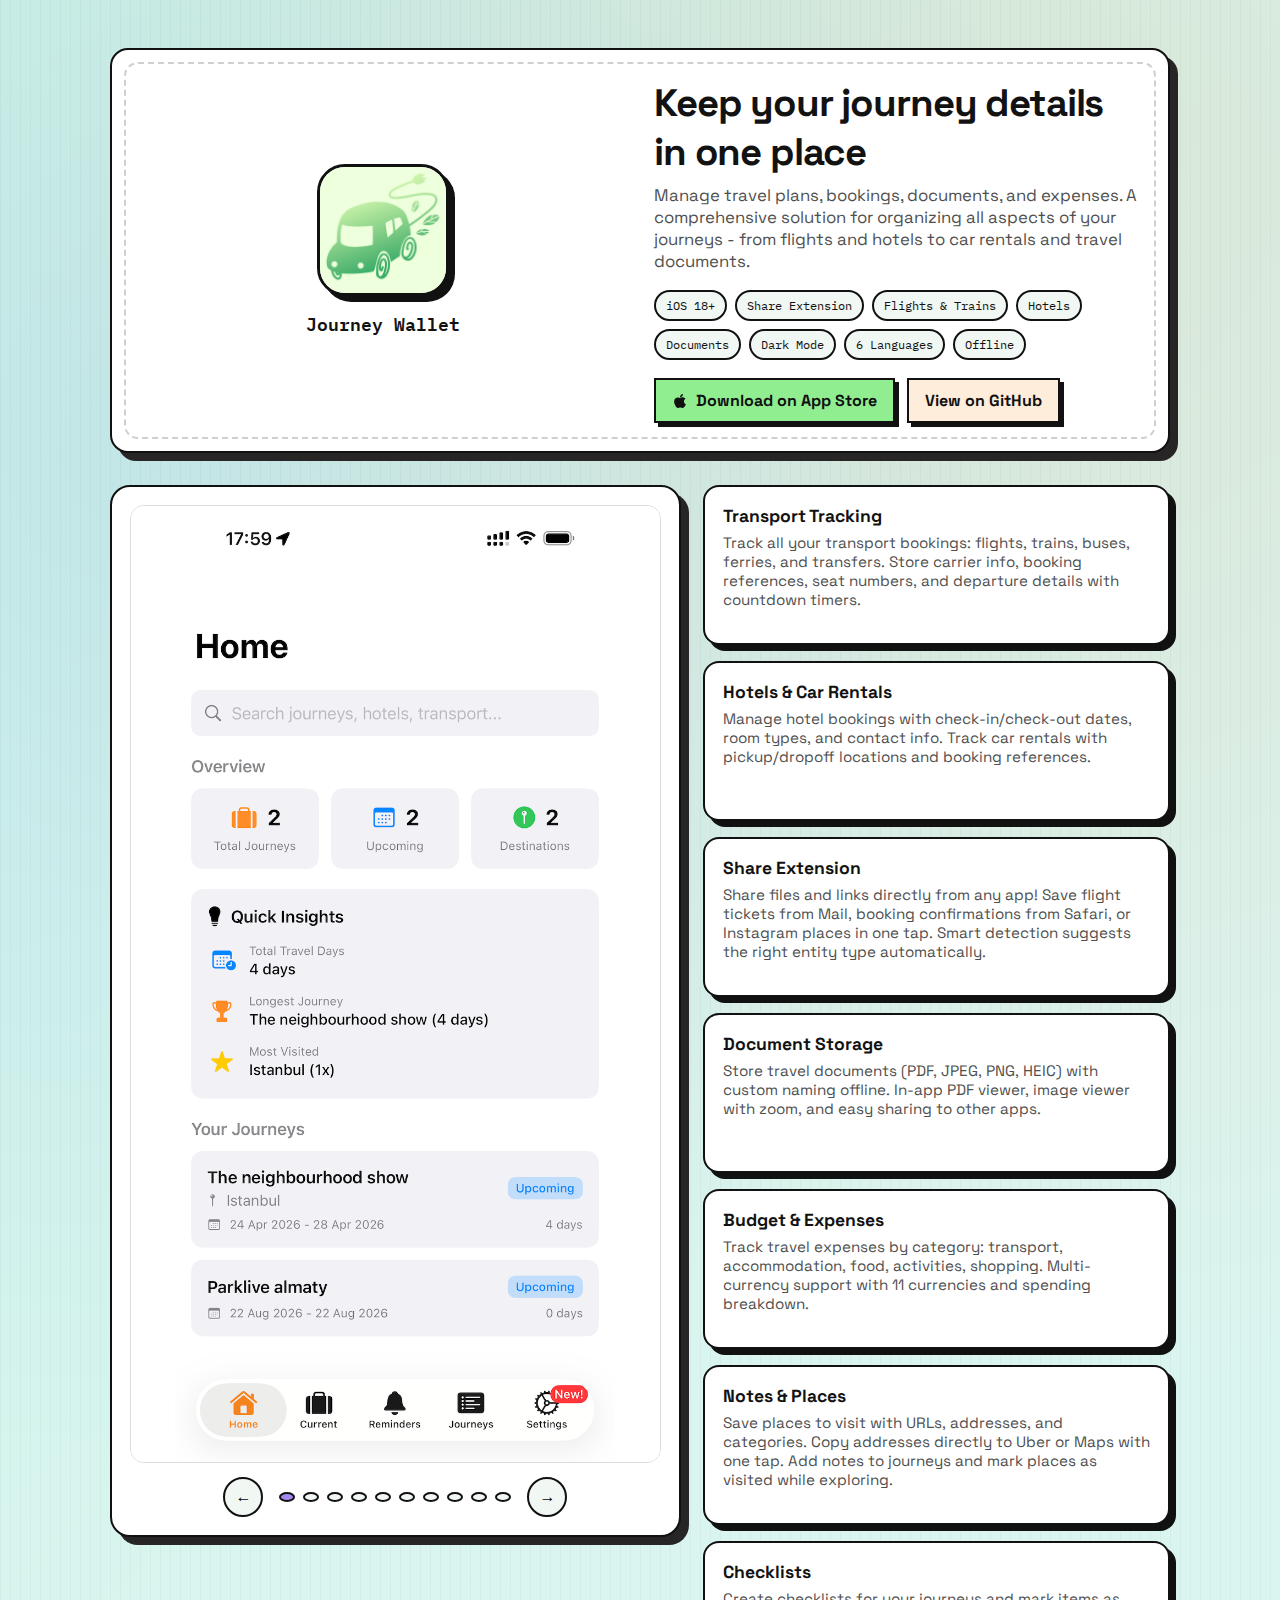
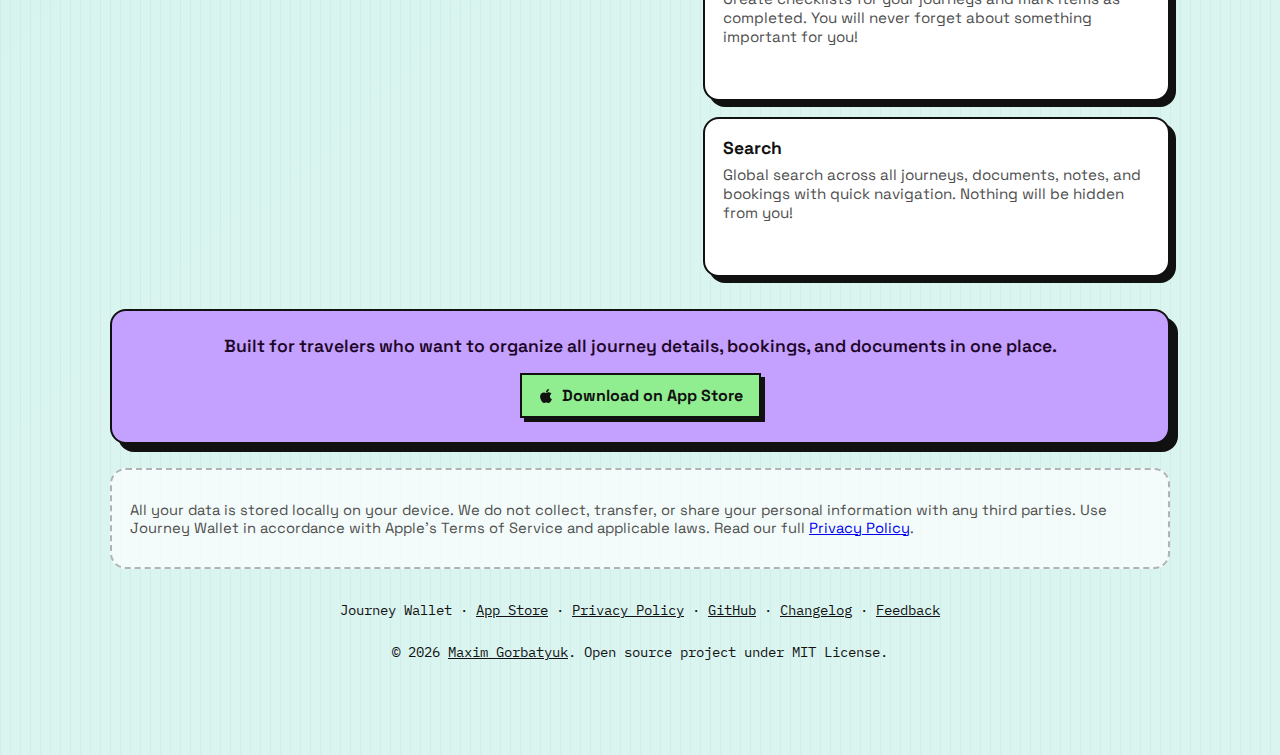
<file: docs/index.html>
<!DOCTYPE html>
<html lang="en">

<head>
  <meta charset="UTF-8">
  <meta name="viewport" content="width=device-width, initial-scale=1.0">
  <title>Journey Wallet - keep your journey in one place</title>
  <meta name="theme-color" content="#daf5f0" />

  <meta name="description"
    content="Manage travel plans, bookings, documents, and expenses. Share files from any app, track flights, hotels, car rentals in one iOS app.">
  <meta name="author" content="Maxim Gorbatyuk">

  <!-- Open Graph / Facebook -->
  <meta property="og:type" content="website">
  <meta property="og:url" content="https://mgorbatyuk.dev/journey-wallet/">
  <meta property="og:title" content="Journey Wallet - keep your journey in one place">
  <meta property="og:description"
    content="Manage travel plans, bookings, documents, and expenses. Share files from any app, track flights, hotels, car rentals in one iOS app.">
  <meta property="og:image" content="https://mgorbatyuk.dev/journey-wallet/assets/app_preview.jpg">
  <meta property="og:site_name" content="Journey Wallet">

  <!-- Twitter -->
  <meta name="twitter:card" content="summary_large_image">
  <meta name="twitter:url" content="https://mgorbatyuk.dev/journey-wallet/">
  <meta name="twitter:title" content="Journey Wallet - keep your journey in one place">
  <meta name="twitter:description"
    content="Manage travel plans, bookings, documents, and expenses. Share files from any app, track flights, hotels, car rentals in one iOS app.">
  <meta name="twitter:image" content="https://mgorbatyuk.dev/journey-wallet/assets/app_preview.jpg">

  <link rel="preconnect" href="https://fonts.googleapis.com">
  <link rel="preconnect" href="https://fonts.gstatic.com" crossorigin>
  <link rel="icon" href="./assets/app_icon.png" />

  <link rel="stylesheet" href="./brutalism-style.css" />

  <!-- Google tag (gtag.js) -->
  <script async src="https://www.googletagmanager.com/gtag/js?id=G-558GKDTR7W"></script>
  <script>
    window.dataLayer = window.dataLayer || [];
    function gtag() { dataLayer.push(arguments); }
    gtag('js', new Date());

    gtag('config', 'G558GKDTR7W');
  </script>
  <script type="application/ld+json">
      {
        "@context": "https://schema.org",
        "@type": "SoftwareApplication",
        "name": "Journey Wallet",
        "operatingSystem": "iOS 18+",
        "applicationCategory": "FinanceApplication",
        "description": "Manage travel plans, bookings, documents, and expenses. Share files from any app, track flights, hotels, car rentals in one iOS app.",
        "url": "https://mgorbatyuk.dev/journey-wallet/",
        "downloadUrl": "https://apps.apple.com/app/id6757918975",
        "author": {
          "@type": "Person",
          "name": "maximgorbatyuk"
        }
      }
    </script>
</head>

<body>
  <main class="page">
    <section class="hero">
      <div class="hero-media">
        <img class="logo" src="./assets/app_icon.png" alt="Application logo" />
        <span class="app-name">Journey Wallet</span>
      </div>
      <div>
        <h1>Keep your journey details in one place</h1>
        <p>
          Manage travel plans, bookings, documents, and expenses. A comprehensive solution for organizing all aspects of
          your journeys - from flights and hotels to car rentals and travel documents.
        </p>
        <div class="badge-row">
          <span class="badge">iOS 18+</span>
          <span class="badge">Share Extension</span>
          <span class="badge">Flights & Trains</span>
          <span class="badge">Hotels</span>
          <span class="badge">Documents</span>
          <span class="badge">Dark Mode</span>
          <span class="badge">6 Languages</span>
          <span class="badge">Offline</span>
        </div>
        <div class="cta">
          <a class="button" href="https://apps.apple.com/app/id6757918975" target="_blank"><svg class="button-icon"
              xmlns="http://www.w3.org/2000/svg" viewBox="0 0 384 512" width="16" height="16" fill="currentColor">
              <path
                d="M318.7 268.7c-.2-36.7 16.4-64.4 50-84.8-18.8-26.9-47.2-41.7-84.7-44.6-35.5-2.8-74.3 20.7-88.5 20.7-15 0-49.4-19.7-76.4-19.7C63.3 141.2 4 184.8 4 273.5q0 39.3 14.4 81.2c12.8 36.7 59 126.7 107.2 125.2 25.2-.6 43-17.9 75.8-17.9 31.8 0 48.3 17.9 76.4 17.9 48.6-.7 90.4-82.5 102.6-119.3-65.2-30.7-61.7-90-61.7-91.9zm-56.6-164.2c27.3-32.4 24.8-61.9 24-72.5-24.1 1.4-52 16.4-67.9 34.9-17.5 19.8-27.8 44.3-25.6 71.9 26.1 2 49.9-11.4 69.5-34.3z" />
            </svg>Download on App Store</a>
          <a class="button secondary" href="https://github.com/maximgorbatyuk/journey-wallet" target="_blank">View
            on GitHub</a>
        </div>
      </div>
    </section>

    <section class="showcase">
      <div class="carousel">
        <div class="carousel-container">
          <div class="carousel-slides">
            <div class="carousel-slide">
              <img class="carousel-image" src="./assets/home_screen.PNG" alt="Home screenshot" />
            </div>
            <div class="carousel-slide">
              <img class="carousel-image" src="./assets/transport.PNG" alt="Transport screenshot"
                id="transport-screen" />
            </div>
            <div class="carousel-slide">
              <img class="carousel-image" src="./assets/hotels.PNG" alt="Hotels screenshot" id="hotels-screen" />
            </div>
            <div class="carousel-slide">
              <img class="carousel-image" src="./assets/share_extension.PNG" alt="Share extension screenshot"
                id="share-extension-screen" />
            </div>
            <div class="carousel-slide">
              <img class="carousel-image" src="./assets/documents.PNG" alt="Documents screenshot"
                id="documents-screen" />
            </div>
            <div class="carousel-slide">
              <img class="carousel-image" src="./assets/budget.PNG" alt="Budget screenshot" id="budget-screen" />
            </div>
            <div class="carousel-slide">
              <img class="carousel-image" src="./assets/places_to_visit.PNG" alt="Places to visit screenshot"
                id="places-to-visit-screen" />
            </div>
            <div class="carousel-slide">
              <img class="carousel-image" src="./assets/checklist.PNG" alt="Checklist screenshot"
                id="checklist-screen" />
            </div>
            <div class="carousel-slide">
              <img class="carousel-image" src="./assets/search.PNG" alt="Search screenshot" id="search-screen" />
            </div>
            <div class="carousel-slide">
              <img class="carousel-image" src="./assets/reminders.PNG" alt="Reminders screenshot"
                id="reminders-screen" />
            </div>
          </div>
        </div>
        <div class="carousel-controls">
          <button class="carousel-btn carousel-btn-prev" aria-label="Previous slide">&larr;</button>
          <div class="carousel-dots"></div>
          <button class="carousel-btn carousel-btn-next" aria-label="Next slide">&rarr;</button>
        </div>
      </div>

      <div class="showcase-features">
        <article class="card" style="animation-delay: 0.05s" id="transport-feature">
          <h3 class="card-title-link" data-screen="transport-screen">Transport Tracking</h3>
          <p>
            Track all your transport bookings: flights, trains, buses, ferries, and transfers.
            Store carrier info, booking references, seat numbers, and departure details with countdown timers.
          </p>
        </article>

        <article class="card" style="animation-delay: 0.1s" id="hotels-feature">
          <h3 class="card-title-link" data-screen="hotels-screen">Hotels & Car Rentals</h3>
          <p>
            Manage hotel bookings with check-in/check-out dates, room types, and contact info.
            Track car rentals with pickup/dropoff locations and booking references.
          </p>
        </article>

        <article class="card" style="animation-delay: 0.15s" id="share-extension-feature">
          <h3 class="card-title-link" data-screen="share-extension-screen">Share Extension</h3>
          <p>
            Share files and links directly from any app! Save flight tickets from Mail, booking confirmations from
            Safari,
            or Instagram places in one tap. Smart detection suggests the right entity type automatically.
          </p>
        </article>

        <article class="card" style="animation-delay: 0.2s" id="documents-feature">
          <h3 class="card-title-link" data-screen="documents-screen">Document Storage</h3>
          <p>
            Store travel documents (PDF, JPEG, PNG, HEIC) with custom naming offline.
            In-app PDF viewer, image viewer with zoom, and easy sharing to other apps.
          </p>
        </article>

        <article class="card" style="animation-delay: 0.25s" id="budget-feature">
          <h3 class="card-title-link" data-screen="budget-screen">Budget & Expenses</h3>
          <p>
            Track travel expenses by category: transport, accommodation, food, activities, shopping.
            Multi-currency support with 11 currencies and spending breakdown.
          </p>
        </article>

        <article class="card" style="animation-delay: 0.3s" id="places-to-visit-feature">
          <h3 class="card-title-link" data-screen="places-to-visit-screen">Notes & Places</h3>
          <p>
            Save places to visit with URLs, addresses, and categories. Copy addresses directly to Uber or Maps with one
            tap.
            Add notes to journeys and mark places as visited while exploring.
          </p>
        </article>

        <article class="card" style="animation-delay: 0.35s" id="checklist-feature">
          <h3 class="card-title-link" data-screen="checklist-screen">Checklists</h3>
          <p>
            Create checklists for your journeys and mark items as completed.
            You will never forget about something important for you!
          </p>
        </article>

        <article class="card" style="animation-delay: 0.4s" id="search-feature">
          <h3 class="card-title-link" data-screen="search-screen">Search</h3>
          <p>
            Global search across all journeys, documents, notes,
            and bookings with quick navigation. Nothing will be hidden from you!
          </p>
        </article>
      </div>
    </section>

    <section class="callout">
      <div class="callout-text">
        Built for travelers who want to organize all journey details, bookings, and documents in one place.
      </div>

      <a class="button" href="https://apps.apple.com/app/id6757918975" target="_blank"><svg class="button-icon"
          xmlns="http://www.w3.org/2000/svg" viewBox="0 0 384 512" width="16" height="16" fill="currentColor">
          <path
            d="M318.7 268.7c-.2-36.7 16.4-64.4 50-84.8-18.8-26.9-47.2-41.7-84.7-44.6-35.5-2.8-74.3 20.7-88.5 20.7-15 0-49.4-19.7-76.4-19.7C63.3 141.2 4 184.8 4 273.5q0 39.3 14.4 81.2c12.8 36.7 59 126.7 107.2 125.2 25.2-.6 43-17.9 75.8-17.9 31.8 0 48.3 17.9 76.4 17.9 48.6-.7 90.4-82.5 102.6-119.3-65.2-30.7-61.7-90-61.7-91.9zm-56.6-164.2c27.3-32.4 24.8-61.9 24-72.5-24.1 1.4-52 16.4-67.9 34.9-17.5 19.8-27.8 44.3-25.6 71.9 26.1 2 49.9-11.4 69.5-34.3z" />
        </svg>Download on App Store</a>
    </section>

    <section class="legal">
      <p>
        All your data is stored locally on your device. We do not collect, transfer, or share your personal information
        with any third parties.
        Use Journey Wallet in accordance with Apple's Terms of Service and applicable laws.
        Read our full <a href="./privacy-policy/">Privacy Policy</a>.
      </p>
    </section>

    <section class="footer">
      <div>
        <span>Journey Wallet</span>
        <span>·</span>
        <a href="https://apps.apple.com/app/id6757918975" target="_blank">App Store</a>
        <span>·</span>
        <a href="./privacy-policy/">Privacy Policy</a>
        <span>·</span>
        <a href="https://github.com/maximgorbatyuk/journey-wallet" target="_blank">GitHub</a>
        <span>·</span>
        <a href="https://github.com/maximgorbatyuk/journey-wallet/blob/main/changelog.md" target="_blank">Changelog</a>
        <span>·</span>
        <a href="https://github.com/maximgorbatyuk/journey-wallet/issues" target="_blank">Feedback</a>
      </div>

      <div class="footer-bottom">
        <p>&copy; <span id="current-year">2026</span> <a
            href="https://mgorbatyuk.dev?utm_source=journey-wallet&utm_medium=referral&utm_campaign=footer"
            target="_blank">Maxim
            Gorbatyuk</a>. Open source project under MIT License.</p>
      </div>
    </section>
  </main>
</body>
<script>
  // Update year dynamically
  document.getElementById('current-year').textContent = new Date().getFullYear();

  // Carousel functionality
  (function () {
    const slides = document.querySelectorAll('.carousel-slide');
    const slidesContainer = document.querySelector('.carousel-slides');
    const dotsContainer = document.querySelector('.carousel-dots');
    const prevBtn = document.querySelector('.carousel-btn-prev');
    const nextBtn = document.querySelector('.carousel-btn-next');
    const carousel = document.querySelector('.carousel');

    let currentIndex = 0;
    const totalSlides = slides.length;

    // Build screen ID to slide index mapping
    const screenToIndex = {};
    slides.forEach((slide, index) => {
      const img = slide.querySelector('img[id]');
      if (img && img.id) {
        screenToIndex[img.id] = index;
      }
    });

    // Create dots
    slides.forEach((_, index) => {
      const dot = document.createElement('button');
      dot.classList.add('carousel-dot');
      if (index === 0) dot.classList.add('active');
      dot.setAttribute('aria-label', `Go to slide ${index + 1}`);
      dot.addEventListener('click', () => goToSlide(index));
      dotsContainer.appendChild(dot);
    });

    const dots = document.querySelectorAll('.carousel-dot');

    function updateCarousel() {
      slidesContainer.style.transform = `translateX(-${currentIndex * 100}%)`;
      dots.forEach((dot, index) => {
        dot.classList.toggle('active', index === currentIndex);
      });
    }

    function goToSlide(index) {
      currentIndex = index;
      updateCarousel();
    }

    function goToSlideWithHighlight(index) {
      goToSlide(index);
      // Add highlight animation
      const slide = slides[index];
      slide.classList.remove('highlight');
      // Trigger reflow to restart animation
      void slide.offsetWidth;
      slide.classList.add('highlight');
    }

    function nextSlide() {
      currentIndex = (currentIndex + 1) % totalSlides;
      updateCarousel();
    }

    function prevSlide() {
      currentIndex = (currentIndex - 1 + totalSlides) % totalSlides;
      updateCarousel();
    }

    prevBtn.addEventListener('click', prevSlide);
    nextBtn.addEventListener('click', nextSlide);

    // Feature title click handlers
    document.querySelectorAll('.card-title-link[data-screen]').forEach(title => {
      title.addEventListener('click', () => {
        const screenId = title.dataset.screen;
        const slideIndex = screenToIndex[screenId];
        if (slideIndex !== undefined) {
          goToSlideWithHighlight(slideIndex);
        }
      });
    });
  })();
</script>

</html>
</file>
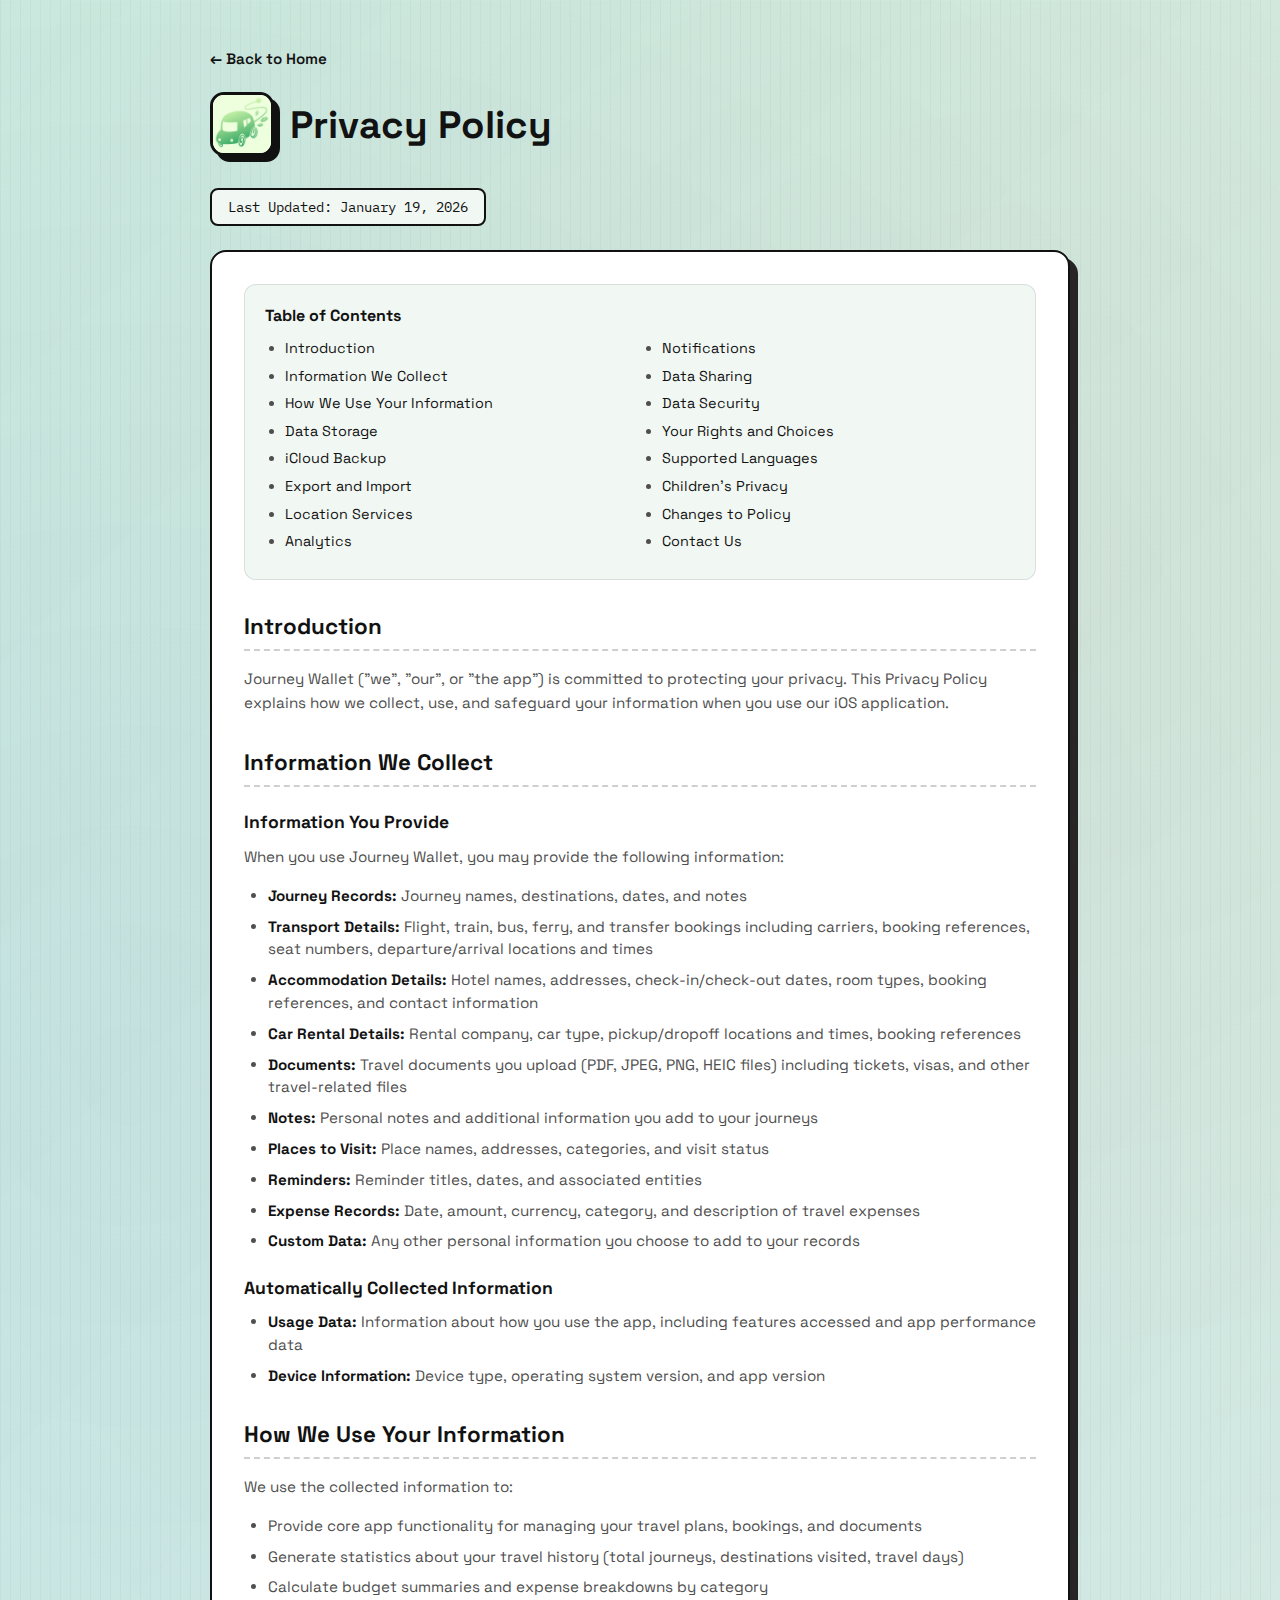
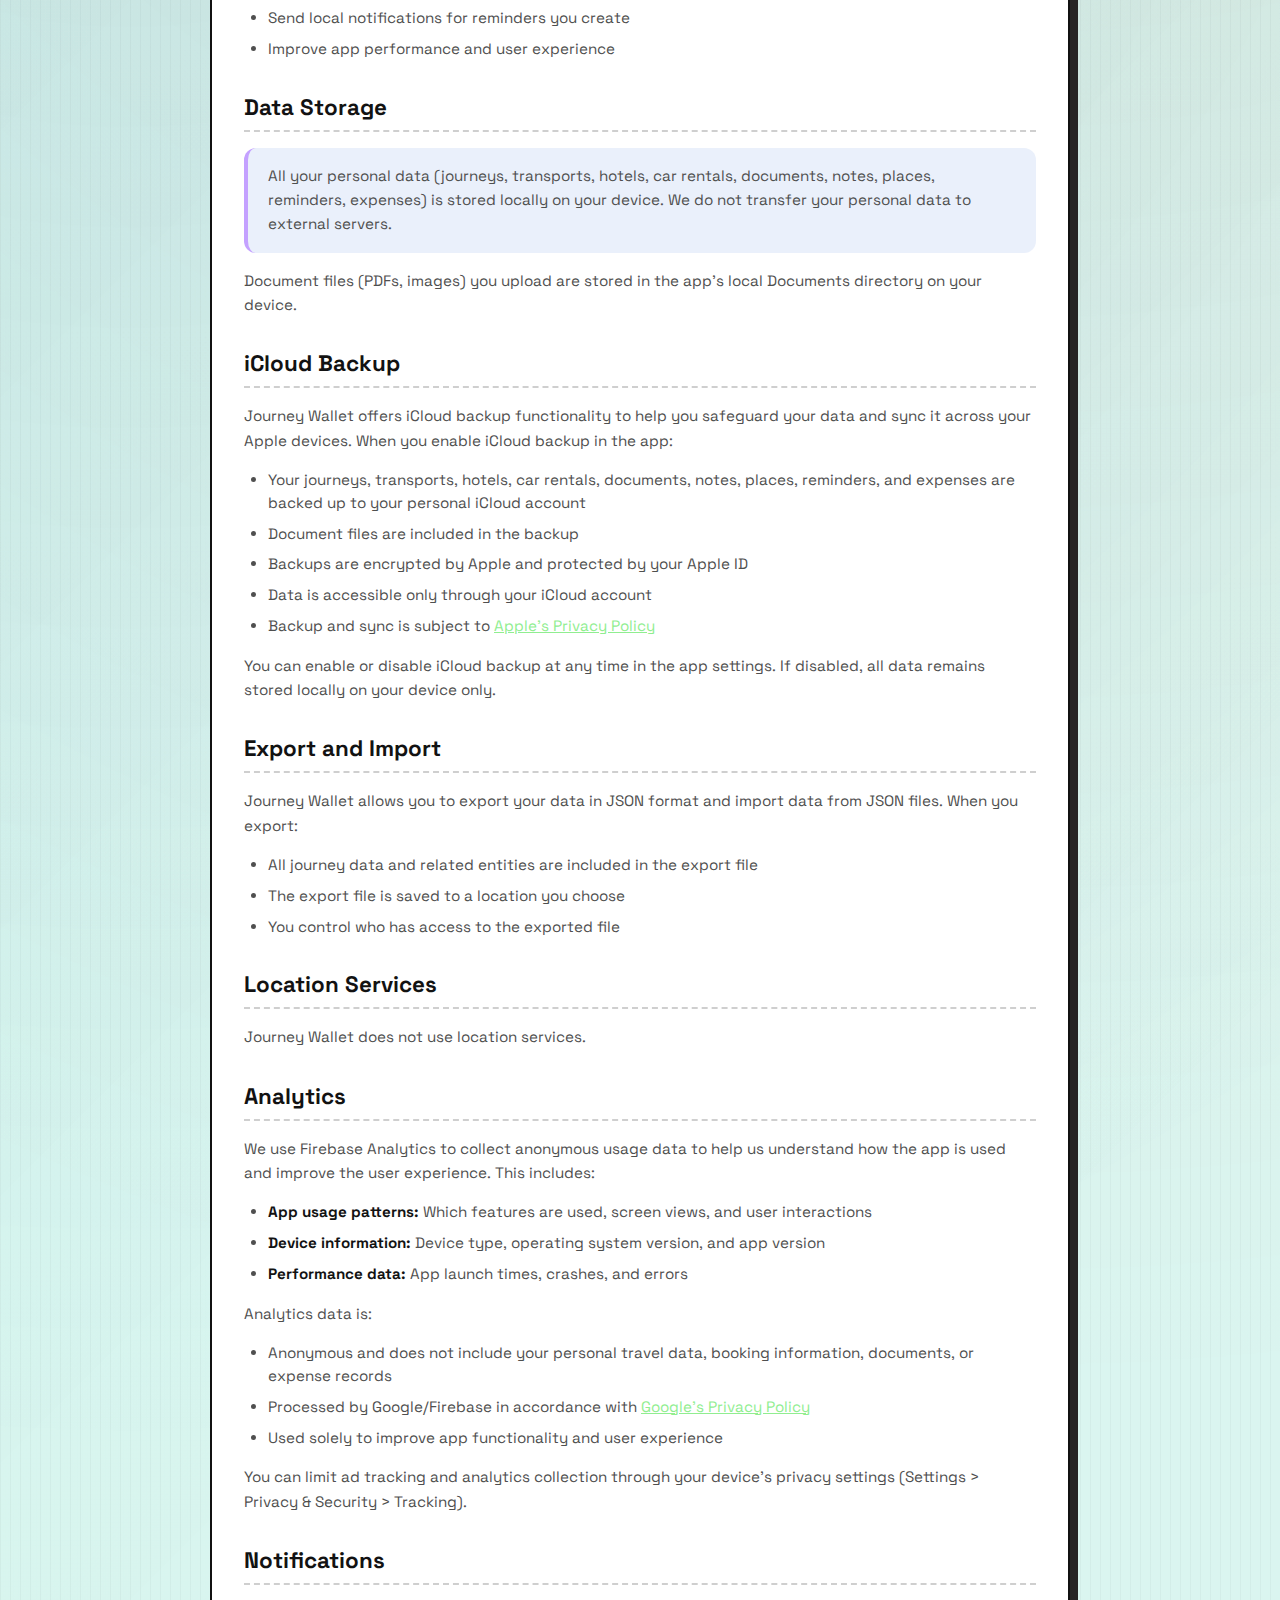
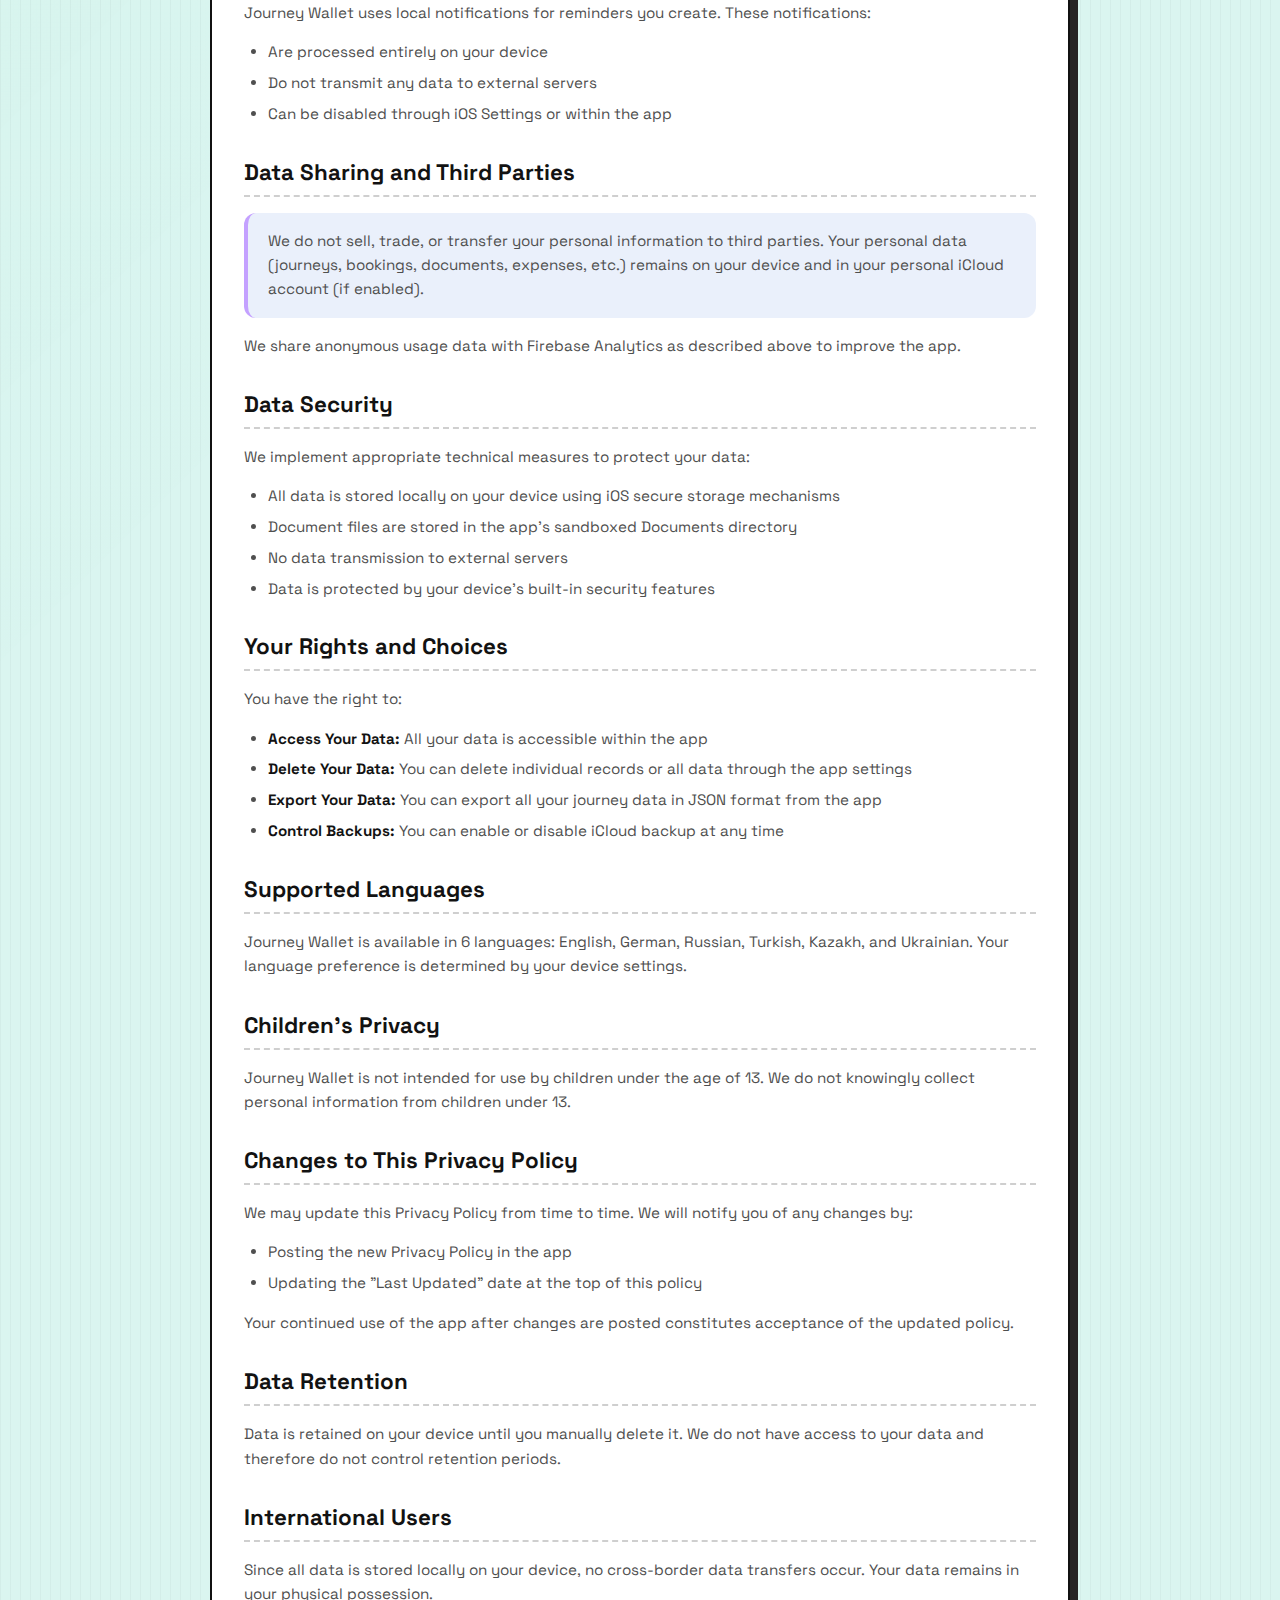
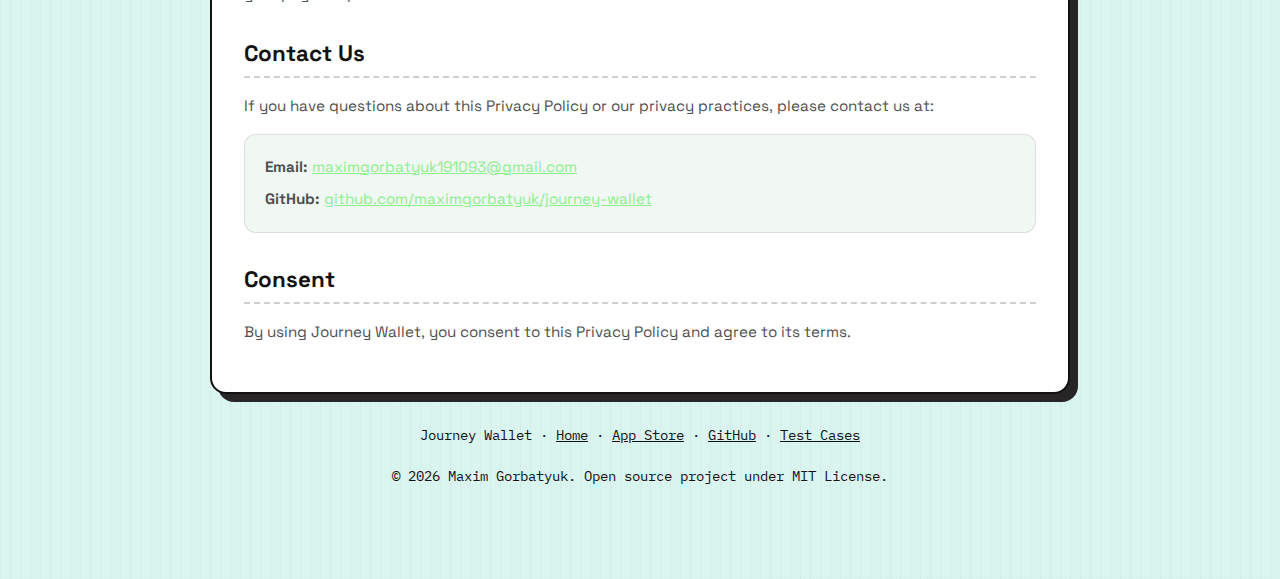
<file: docs/privacy-policy.html>
<!DOCTYPE html>
<html lang="en">

<head>
  <meta charset="UTF-8">
  <meta name="viewport" content="width=device-width, initial-scale=1.0">
  <title>Privacy Policy - Journey Wallet</title>
  <meta name="theme-color" content="#daf5f0" />

  <meta name="description"
    content="Privacy Policy for Journey Wallet iOS app - Learn how we protect your travel data and privacy.">
  <meta name="author" content="Maxim Gorbatyuk">

  <link rel="preconnect" href="https://fonts.googleapis.com">
  <link rel="preconnect" href="https://fonts.gstatic.com" crossorigin>
  <link rel="icon" href="./assets/app_icon.png?v=20260115" />

  <link rel="stylesheet" href="./brutalism-style.css?v=20260115" />

  <style>
    .privacy-page {
      max-width: 900px;
      margin: 0 auto;
      padding: 48px 20px 80px;
    }

    .privacy-header {
      display: flex;
      align-items: center;
      gap: 16px;
      margin-bottom: 32px;
    }

    .privacy-header .logo {
      width: 64px;
      height: 64px;
      border-radius: 14px;
    }

    .privacy-header h1 {
      margin: 0;
      font-size: clamp(1.8rem, 3vw, 2.4rem);
    }

    .back-link {
      display: inline-flex;
      align-items: center;
      gap: 6px;
      margin-bottom: 24px;
      color: var(--ink);
      text-decoration: none;
      font-weight: 600;
      font-size: 0.95rem;
    }

    .back-link:hover {
      text-decoration: underline;
    }

    .last-updated {
      display: inline-block;
      padding: 8px 16px;
      background: var(--bg-alt);
      border: 2px solid var(--stroke);
      border-radius: 8px;
      font-family: "IBM Plex Mono", monospace;
      font-size: 0.85rem;
      margin-bottom: 24px;
    }

    .privacy-content {
      padding: 32px;
      border: 2px solid var(--stroke);
      border-radius: 16px;
      background: var(--card);
      box-shadow: var(--shadow);
    }

    .privacy-content h2 {
      margin: 32px 0 16px;
      font-size: 1.4rem;
      padding-bottom: 8px;
      border-bottom: 2px dashed rgba(17, 17, 17, 0.2);
    }

    .privacy-content h2:first-child {
      margin-top: 0;
    }

    .privacy-content h3 {
      margin: 24px 0 12px;
      font-size: 1.1rem;
      color: var(--ink);
    }

    .privacy-content p {
      margin: 0 0 16px;
      color: var(--muted);
      font-size: 0.95rem;
      line-height: 1.6;
    }

    .privacy-content ul {
      margin: 0 0 16px;
      padding-left: 24px;
    }

    .privacy-content li {
      margin-bottom: 8px;
      color: var(--muted);
      font-size: 0.95rem;
      line-height: 1.5;
    }

    .privacy-content li strong {
      color: var(--ink);
    }

    .privacy-content a {
      color: var(--call-to-action);
      text-decoration: underline;
    }

    .privacy-content a:hover {
      color: var(--warn);
    }

    .highlight-box {
      padding: 16px 20px;
      background: rgba(114, 155, 226, 0.15);
      border-radius: 12px;
      border-left: 4px solid var(--shock);
      margin: 16px 0;
    }

    .highlight-box p {
      margin: 0;
    }

    .contact-box {
      padding: 20px;
      background: var(--bg-alt);
      border-radius: 12px;
      border: 1px solid rgba(17, 17, 17, 0.1);
      margin: 16px 0;
    }

    .contact-box p {
      margin: 0 0 8px;
    }

    .contact-box p:last-child {
      margin: 0;
    }

    .toc {
      padding: 20px;
      background: var(--bg-alt);
      border-radius: 12px;
      border: 1px solid rgba(17, 17, 17, 0.1);
      margin-bottom: 24px;
    }

    .toc h3 {
      margin: 0 0 12px;
      font-size: 1rem;
    }

    .toc ul {
      margin: 0;
      padding-left: 20px;
      columns: 2;
      column-gap: 24px;
    }

    .toc li {
      margin-bottom: 6px;
      font-size: 0.9rem;
    }

    .toc a {
      color: var(--ink);
      text-decoration: none;
    }

    .toc a:hover {
      text-decoration: underline;
      color: var(--call-to-action);
    }

    @media (max-width: 600px) {
      .toc ul {
        columns: 1;
      }

      .privacy-content {
        padding: 20px;
      }
    }
  </style>
</head>

<body>
  <main class="privacy-page">
    <a href="./index.html" class="back-link">&larr; Back to Home</a>

    <div class="privacy-header">
      <img class="logo" src="./assets/app_icon.png?v=20260115" alt="Journey Wallet logo" />
      <h1>Privacy Policy</h1>
    </div>

    <div class="last-updated">Last Updated: January 19, 2026</div>

    <div class="privacy-content">
      <nav class="toc">
        <h3>Table of Contents</h3>
        <ul>
          <li><a href="#introduction">Introduction</a></li>
          <li><a href="#information-collect">Information We Collect</a></li>
          <li><a href="#how-we-use">How We Use Your Information</a></li>
          <li><a href="#data-storage">Data Storage</a></li>
          <li><a href="#icloud-backup">iCloud Backup</a></li>
          <li><a href="#export-import">Export and Import</a></li>
          <li><a href="#location-services">Location Services</a></li>
          <li><a href="#analytics">Analytics</a></li>
          <li><a href="#notifications">Notifications</a></li>
          <li><a href="#data-sharing">Data Sharing</a></li>
          <li><a href="#data-security">Data Security</a></li>
          <li><a href="#your-rights">Your Rights and Choices</a></li>
          <li><a href="#languages">Supported Languages</a></li>
          <li><a href="#children">Children's Privacy</a></li>
          <li><a href="#changes">Changes to Policy</a></li>
          <li><a href="#contact">Contact Us</a></li>
        </ul>
      </nav>

      <h2 id="introduction">Introduction</h2>
      <p>Journey Wallet ("we", "our", or "the app") is committed to protecting your privacy. This Privacy Policy
        explains how we collect, use, and safeguard your information when you use our iOS application.</p>

      <h2 id="information-collect">Information We Collect</h2>

      <h3>Information You Provide</h3>
      <p>When you use Journey Wallet, you may provide the following information:</p>
      <ul>
        <li><strong>Journey Records:</strong> Journey names, destinations, dates, and notes</li>
        <li><strong>Transport Details:</strong> Flight, train, bus, ferry, and transfer bookings including carriers,
          booking references, seat numbers, departure/arrival locations and times</li>
        <li><strong>Accommodation Details:</strong> Hotel names, addresses, check-in/check-out dates, room types,
          booking references, and contact information</li>
        <li><strong>Car Rental Details:</strong> Rental company, car type, pickup/dropoff locations and times, booking
          references</li>
        <li><strong>Documents:</strong> Travel documents you upload (PDF, JPEG, PNG, HEIC files) including tickets,
          visas, and other travel-related files</li>
        <li><strong>Notes:</strong> Personal notes and additional information you add to your journeys</li>
        <li><strong>Places to Visit:</strong> Place names, addresses, categories, and visit status</li>
        <li><strong>Reminders:</strong> Reminder titles, dates, and associated entities</li>
        <li><strong>Expense Records:</strong> Date, amount, currency, category, and description of travel expenses</li>
        <li><strong>Custom Data:</strong> Any other personal information you choose to add to your records</li>
      </ul>

      <h3>Automatically Collected Information</h3>
      <ul>
        <li><strong>Usage Data:</strong> Information about how you use the app, including features accessed and app
          performance data</li>
        <li><strong>Device Information:</strong> Device type, operating system version, and app version</li>
      </ul>

      <h2 id="how-we-use">How We Use Your Information</h2>
      <p>We use the collected information to:</p>
      <ul>
        <li>Provide core app functionality for managing your travel plans, bookings, and documents</li>
        <li>Generate statistics about your travel history (total journeys, destinations visited, travel days)</li>
        <li>Calculate budget summaries and expense breakdowns by category</li>
        <li>Send local notifications for reminders you create</li>
        <li>Improve app performance and user experience</li>
      </ul>

      <h2 id="data-storage">Data Storage</h2>
      <div class="highlight-box">
        <p>All your personal data (journeys, transports, hotels, car rentals, documents, notes, places, reminders,
          expenses) is stored locally on your device. We do not transfer your personal data to external servers.</p>
      </div>
      <p>Document files (PDFs, images) you upload are stored in the app's local Documents directory on your device.</p>

      <h2 id="icloud-backup">iCloud Backup</h2>
      <p>Journey Wallet offers iCloud backup functionality to help you safeguard your data and sync it across your Apple
        devices. When you enable iCloud backup in the app:</p>
      <ul>
        <li>Your journeys, transports, hotels, car rentals, documents, notes, places, reminders, and expenses are backed
          up to your personal iCloud account</li>
        <li>Document files are included in the backup</li>
        <li>Backups are encrypted by Apple and protected by your Apple ID</li>
        <li>Data is accessible only through your iCloud account</li>
        <li>Backup and sync is subject to <a href="https://www.apple.com/legal/privacy/" target="_blank">Apple's Privacy
            Policy</a></li>
      </ul>
      <p>You can enable or disable iCloud backup at any time in the app settings. If disabled, all data remains stored
        locally on your device only.</p>

      <h2 id="export-import">Export and Import</h2>
      <p>Journey Wallet allows you to export your data in JSON format and import data from JSON files. When you export:
      </p>
      <ul>
        <li>All journey data and related entities are included in the export file</li>
        <li>The export file is saved to a location you choose</li>
        <li>You control who has access to the exported file</li>
      </ul>

      <h2 id="location-services">Location Services</h2>
      <p>Journey Wallet does not use location services.</p>

      <h2 id="analytics">Analytics</h2>
      <p>We use Firebase Analytics to collect anonymous usage data to help us understand how the app is used and improve
        the user experience. This includes:</p>
      <ul>
        <li><strong>App usage patterns:</strong> Which features are used, screen views, and user interactions</li>
        <li><strong>Device information:</strong> Device type, operating system version, and app version</li>
        <li><strong>Performance data:</strong> App launch times, crashes, and errors</li>
      </ul>
      <p>Analytics data is:</p>
      <ul>
        <li>Anonymous and does not include your personal travel data, booking information, documents, or expense records
        </li>
        <li>Processed by Google/Firebase in accordance with <a href="https://policies.google.com/privacy"
            target="_blank">Google's Privacy Policy</a></li>
        <li>Used solely to improve app functionality and user experience</li>
      </ul>
      <p>You can limit ad tracking and analytics collection through your device's privacy settings (Settings > Privacy &
        Security > Tracking).</p>

      <h2 id="notifications">Notifications</h2>
      <p>Journey Wallet uses local notifications for reminders you create. These notifications:</p>
      <ul>
        <li>Are processed entirely on your device</li>
        <li>Do not transmit any data to external servers</li>
        <li>Can be disabled through iOS Settings or within the app</li>
      </ul>

      <h2 id="data-sharing">Data Sharing and Third Parties</h2>
      <div class="highlight-box">
        <p>We do not sell, trade, or transfer your personal information to third parties. Your personal data (journeys,
          bookings, documents, expenses, etc.) remains on your device and in your personal iCloud account (if enabled).
        </p>
      </div>
      <p>We share anonymous usage data with Firebase Analytics as described above to improve the app.</p>

      <h2 id="data-security">Data Security</h2>
      <p>We implement appropriate technical measures to protect your data:</p>
      <ul>
        <li>All data is stored locally on your device using iOS secure storage mechanisms</li>
        <li>Document files are stored in the app's sandboxed Documents directory</li>
        <li>No data transmission to external servers</li>
        <li>Data is protected by your device's built-in security features</li>
      </ul>

      <h2 id="your-rights">Your Rights and Choices</h2>
      <p>You have the right to:</p>
      <ul>
        <li><strong>Access Your Data:</strong> All your data is accessible within the app</li>
        <li><strong>Delete Your Data:</strong> You can delete individual records or all data through the app settings
        </li>
        <li><strong>Export Your Data:</strong> You can export all your journey data in JSON format from the app</li>
        <li><strong>Control Backups:</strong> You can enable or disable iCloud backup at any time</li>
      </ul>

      <h2 id="languages">Supported Languages</h2>
      <p>Journey Wallet is available in 6 languages: English, German, Russian, Turkish, Kazakh, and Ukrainian. Your
        language preference is determined by your device settings.</p>

      <h2 id="children">Children's Privacy</h2>
      <p>Journey Wallet is not intended for use by children under the age of 13. We do not knowingly collect personal
        information from children under 13.</p>

      <h2 id="changes">Changes to This Privacy Policy</h2>
      <p>We may update this Privacy Policy from time to time. We will notify you of any changes by:</p>
      <ul>
        <li>Posting the new Privacy Policy in the app</li>
        <li>Updating the "Last Updated" date at the top of this policy</li>
      </ul>
      <p>Your continued use of the app after changes are posted constitutes acceptance of the updated policy.</p>

      <h2>Data Retention</h2>
      <p>Data is retained on your device until you manually delete it. We do not have access to your data and therefore
        do not control retention periods.</p>

      <h2>International Users</h2>
      <p>Since all data is stored locally on your device, no cross-border data transfers occur. Your data remains in
        your physical possession.</p>

      <h2 id="contact">Contact Us</h2>
      <p>If you have questions about this Privacy Policy or our privacy practices, please contact us at:</p>
      <div class="contact-box">
        <p><strong>Email:</strong> <a
            href="mailto:maximgorbatyuk191093@gmail.com">maximgorbatyuk191093@gmail.com</a></p>
        <p><strong>GitHub:</strong> <a href="https://github.com/maximgorbatyuk/journey-wallet"
            target="_blank">github.com/maximgorbatyuk/journey-wallet</a></p>
      </div>

      <h2>Consent</h2>
      <p>By using Journey Wallet, you consent to this Privacy Policy and agree to its terms.</p>
    </div>

    <section class="footer">
      <div>
        <span>Journey Wallet</span>
        <span>&middot;</span>
        <a href="./index.html">Home</a>
        <span>&middot;</span>
        <a href="https://apps.apple.com/app/id6757918975" target="_blank">App Store</a>
        <span>&middot;</span>
        <a href="https://github.com/maximgorbatyuk/journey-wallet" target="_blank">GitHub</a>
        <span>&middot;</span>
        <a href="./test-cases.html">Test Cases</a>
      </div>

      <div class="footer-bottom">
        <p>&copy; <span id="current-year">2026</span> Maxim Gorbatyuk. Open source project under MIT License.</p>
      </div>
    </section>
  </main>
</body>
<script>
  document.getElementById('current-year').textContent = new Date().getFullYear();
</script>

</html>
</file>
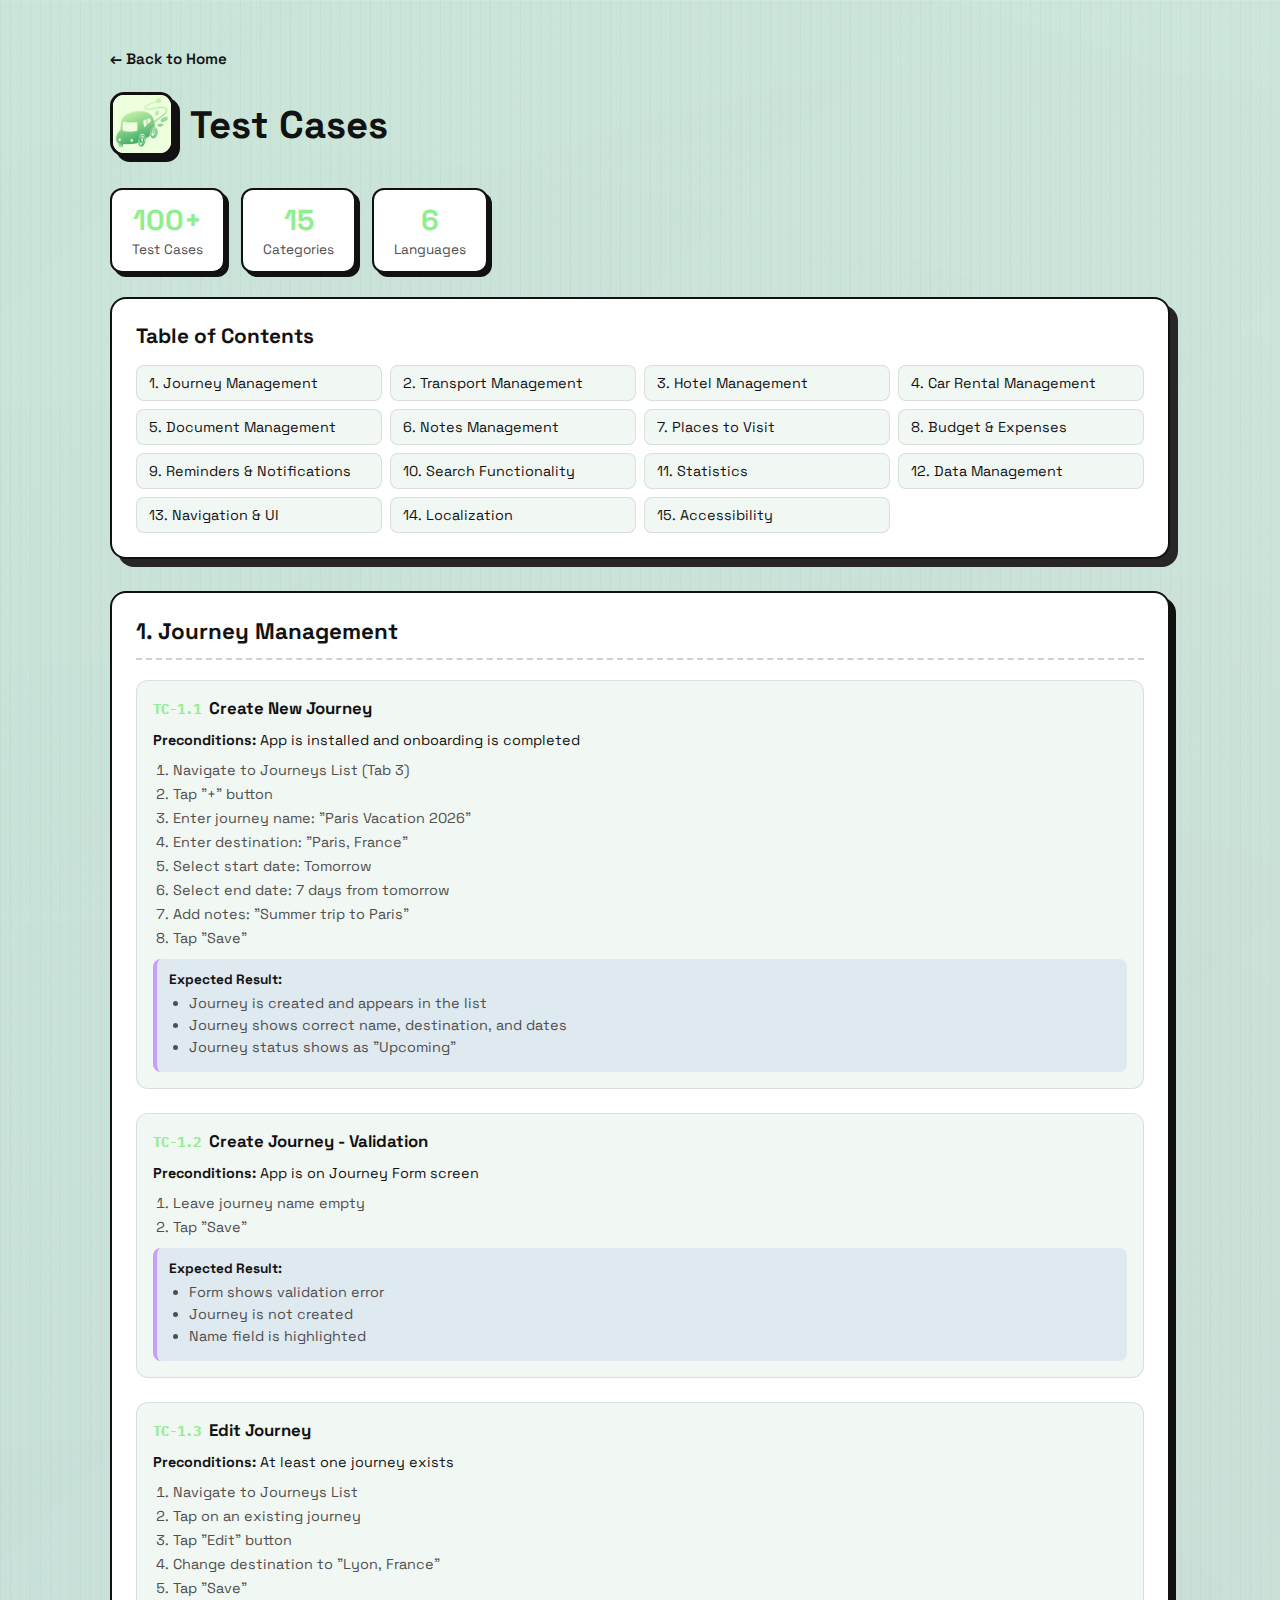
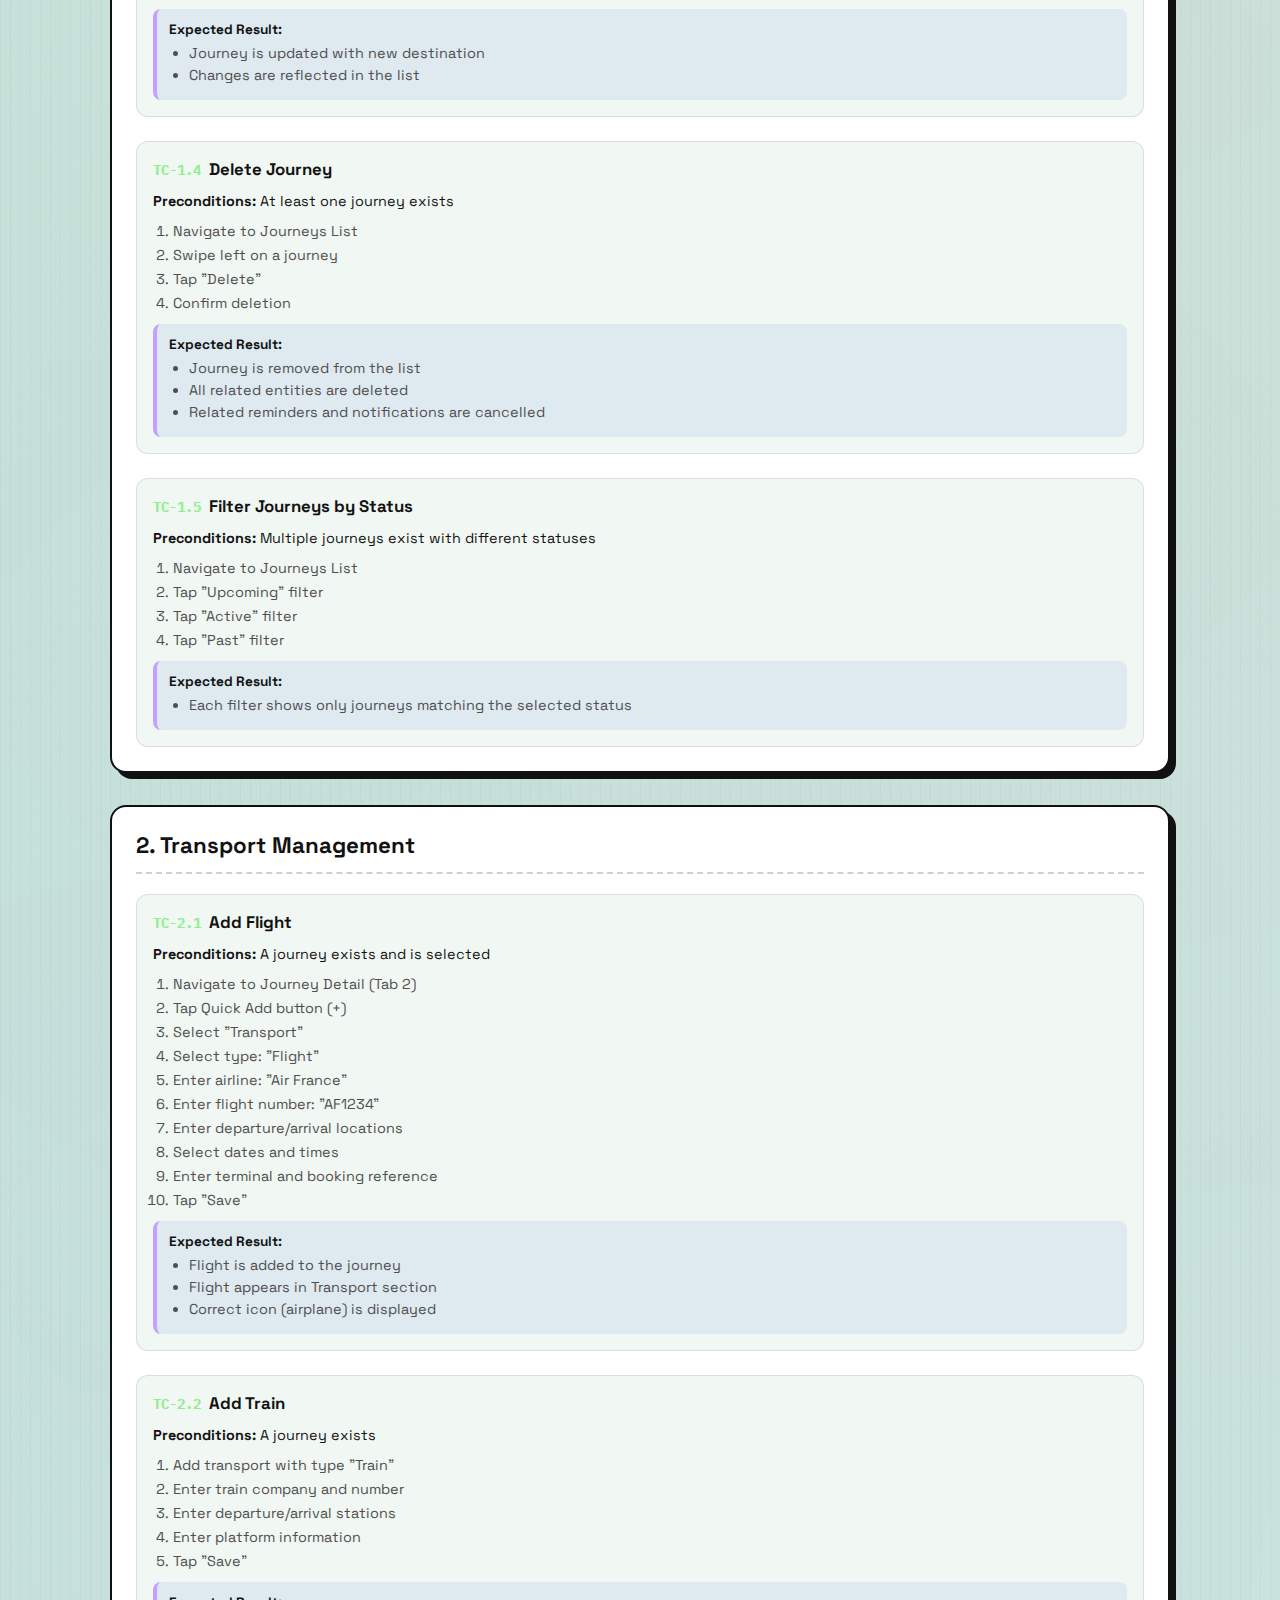
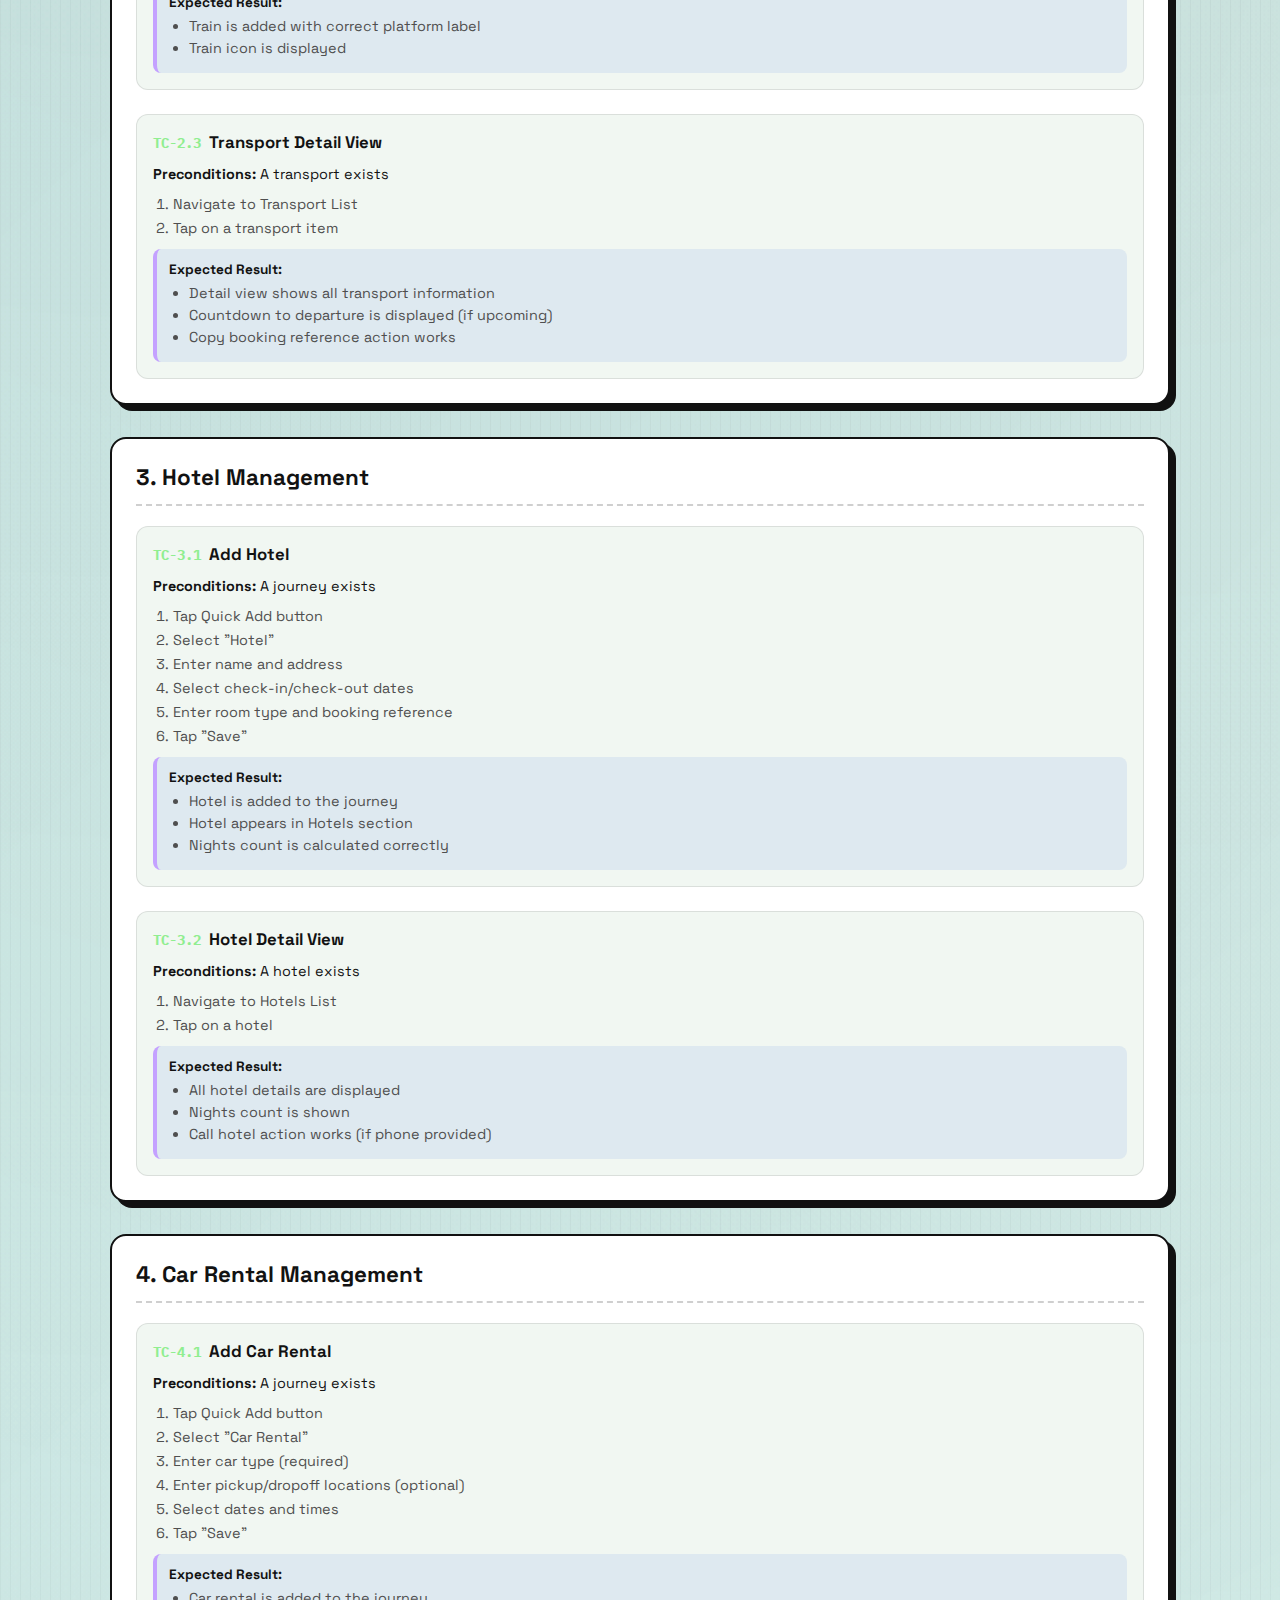
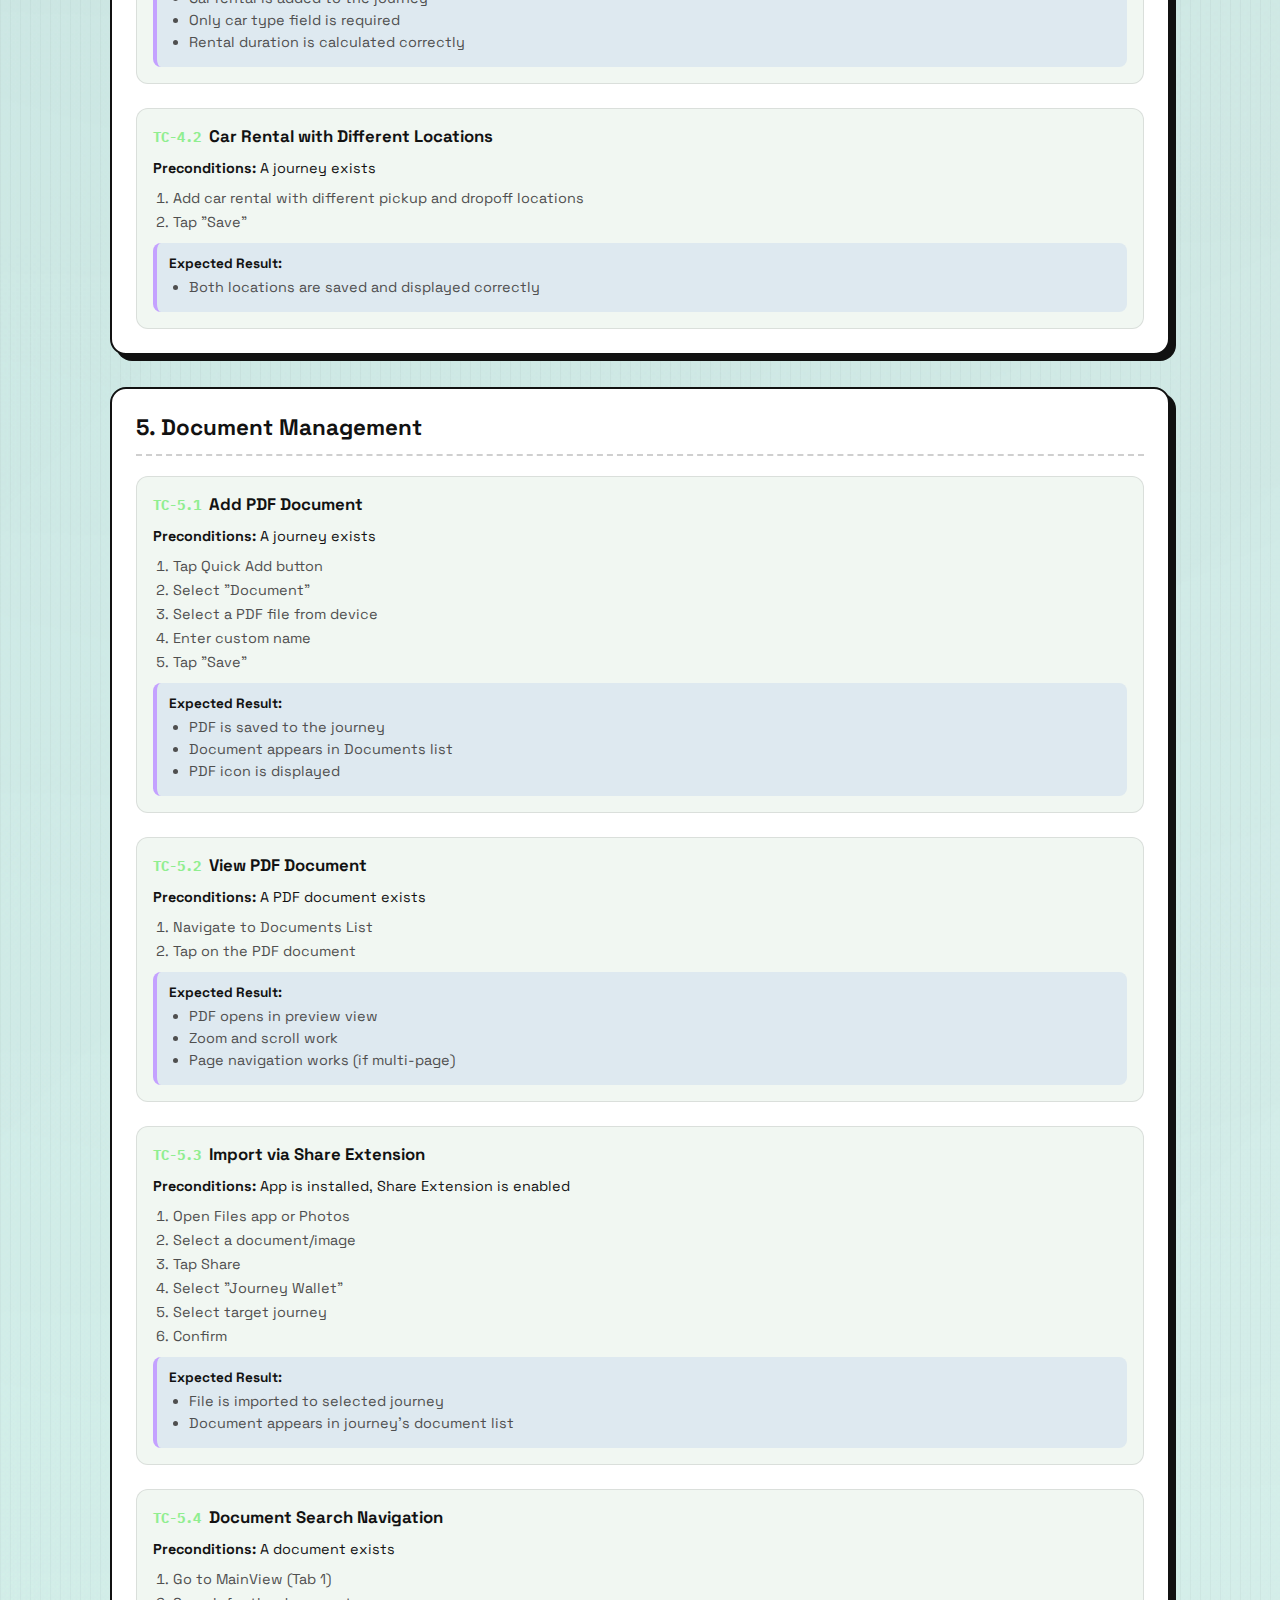
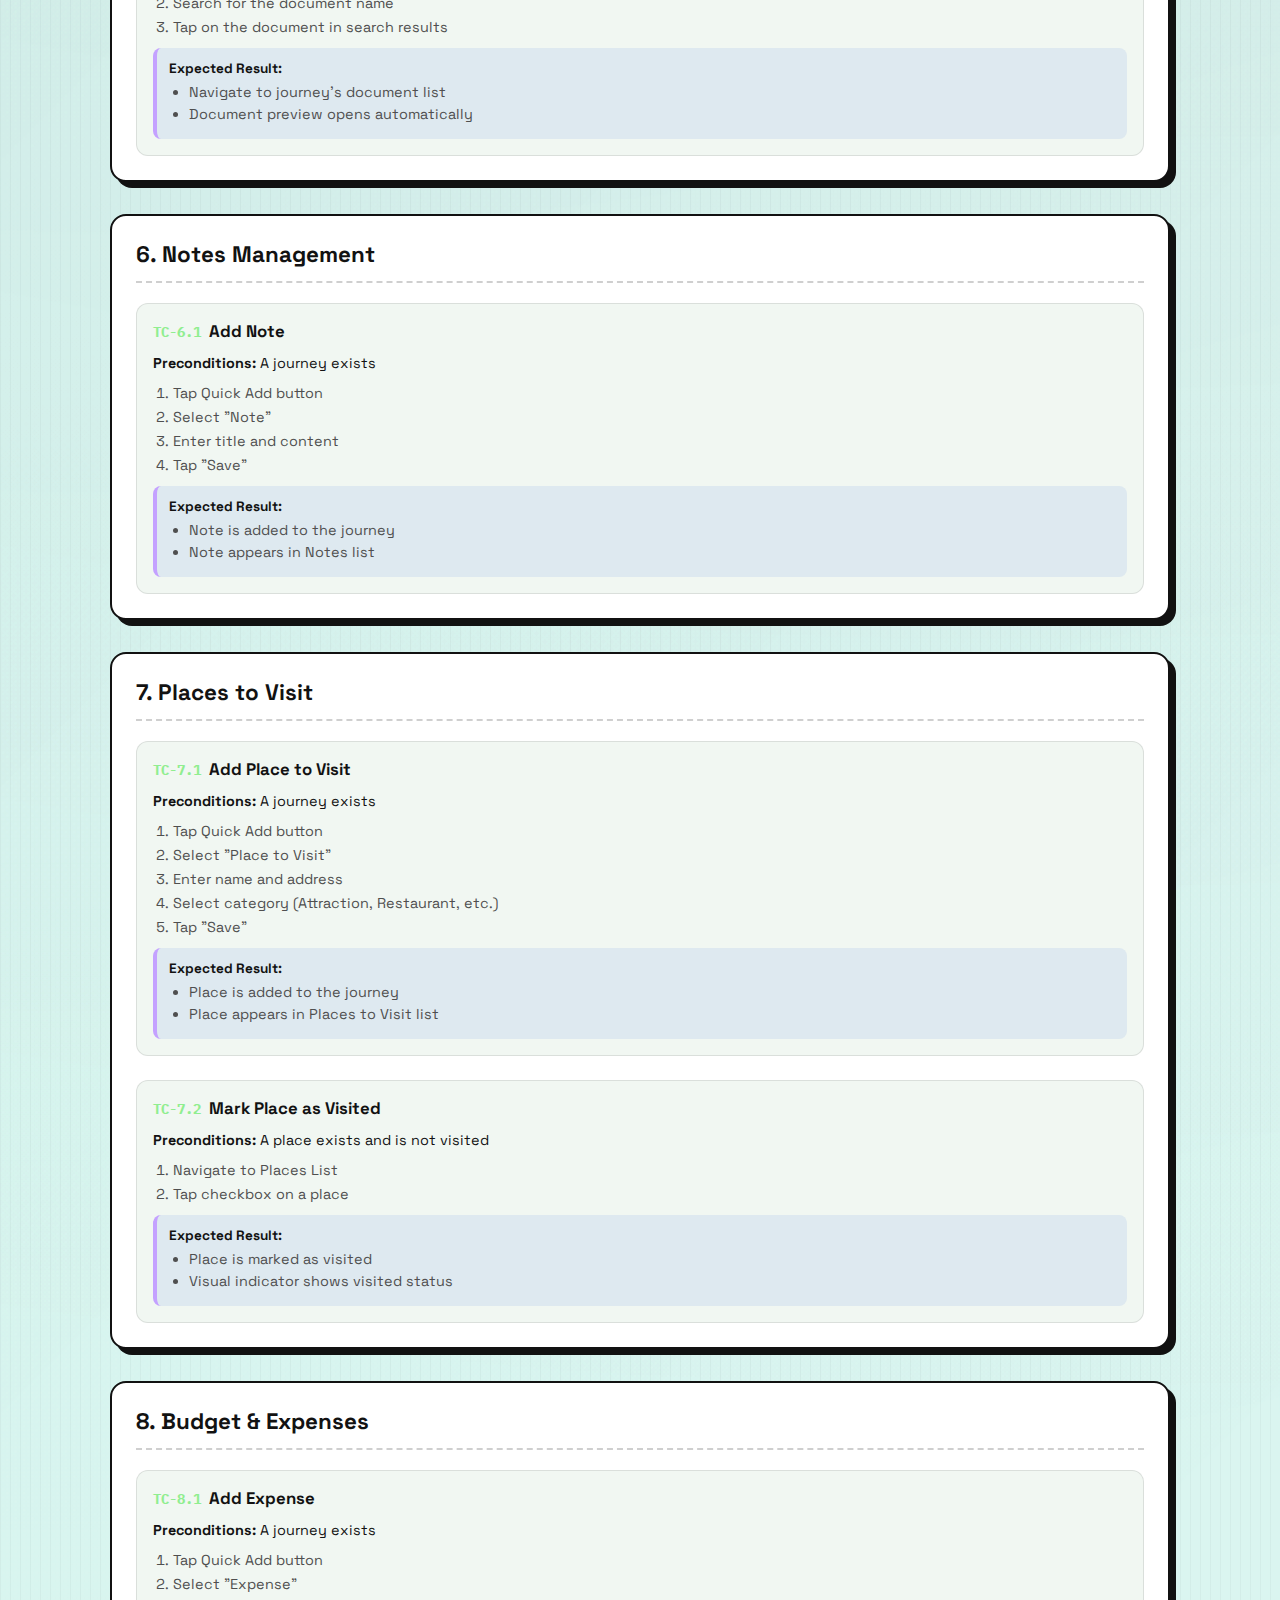
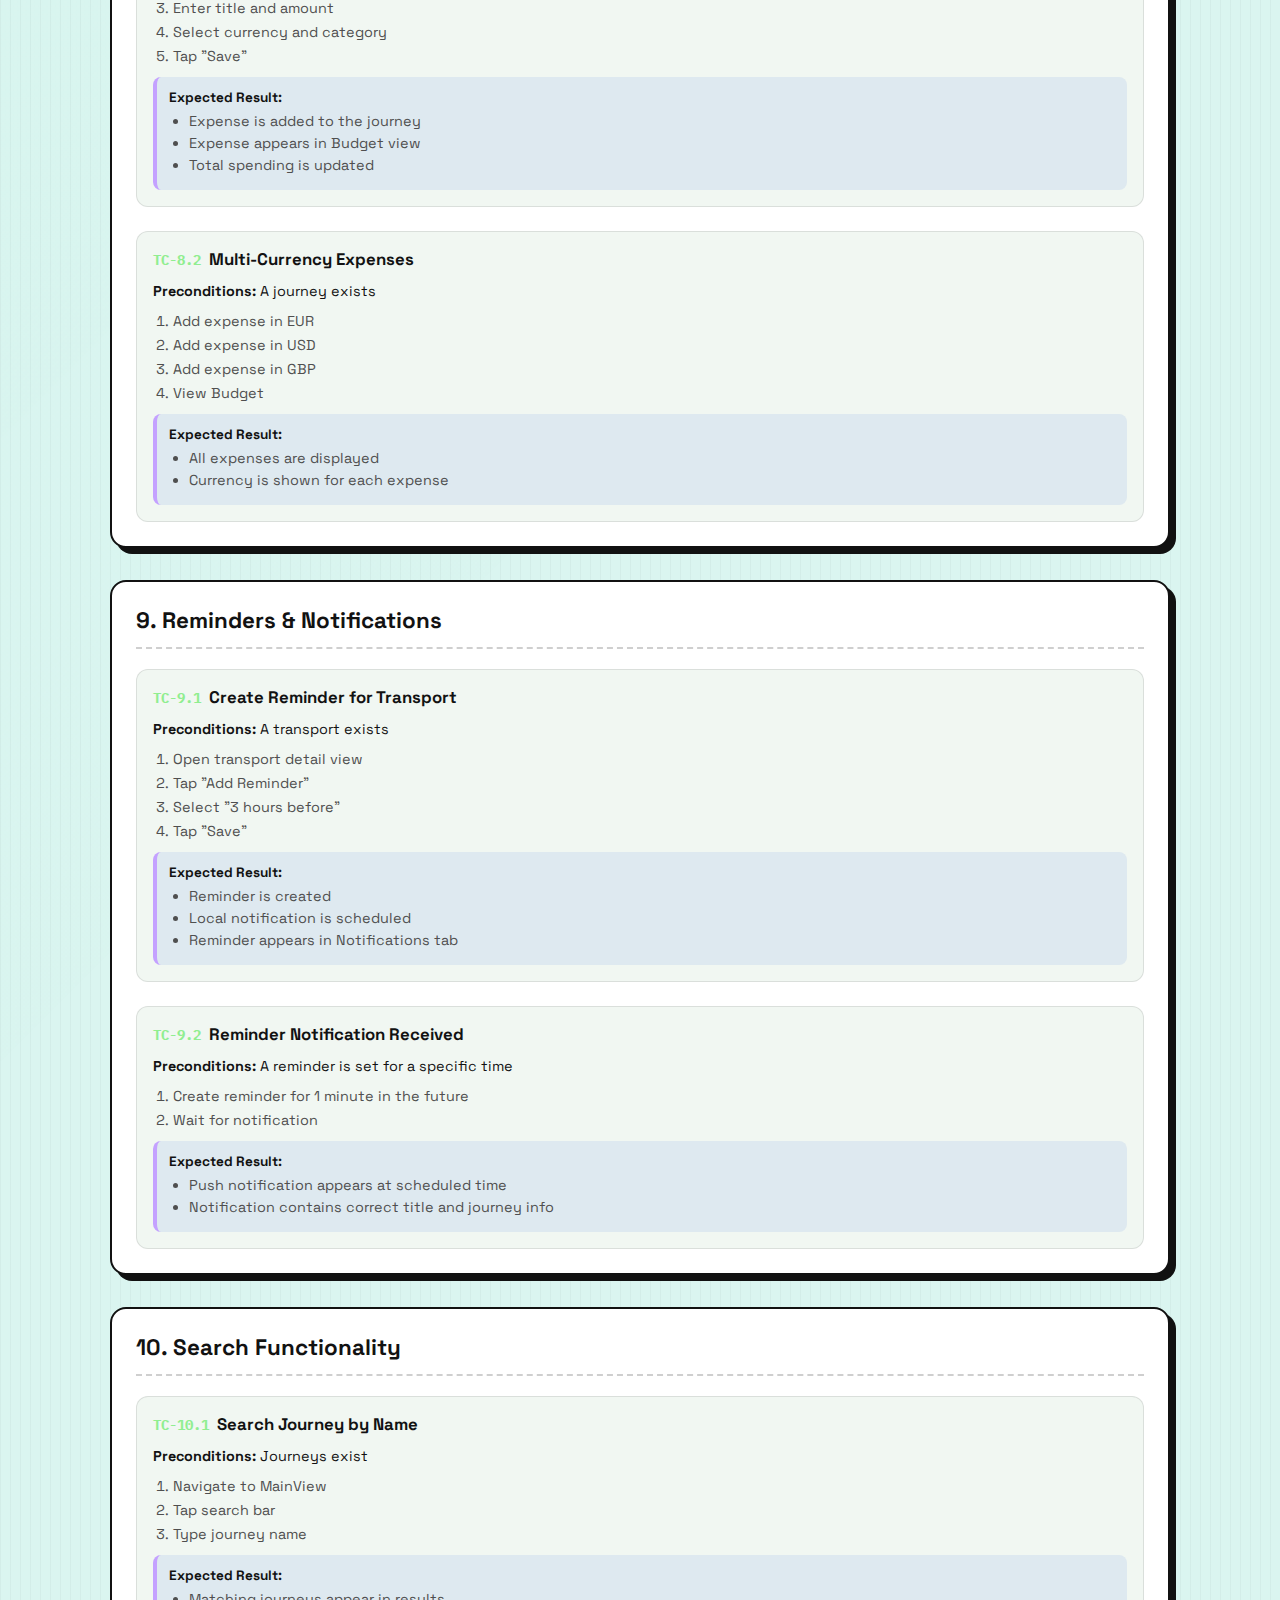
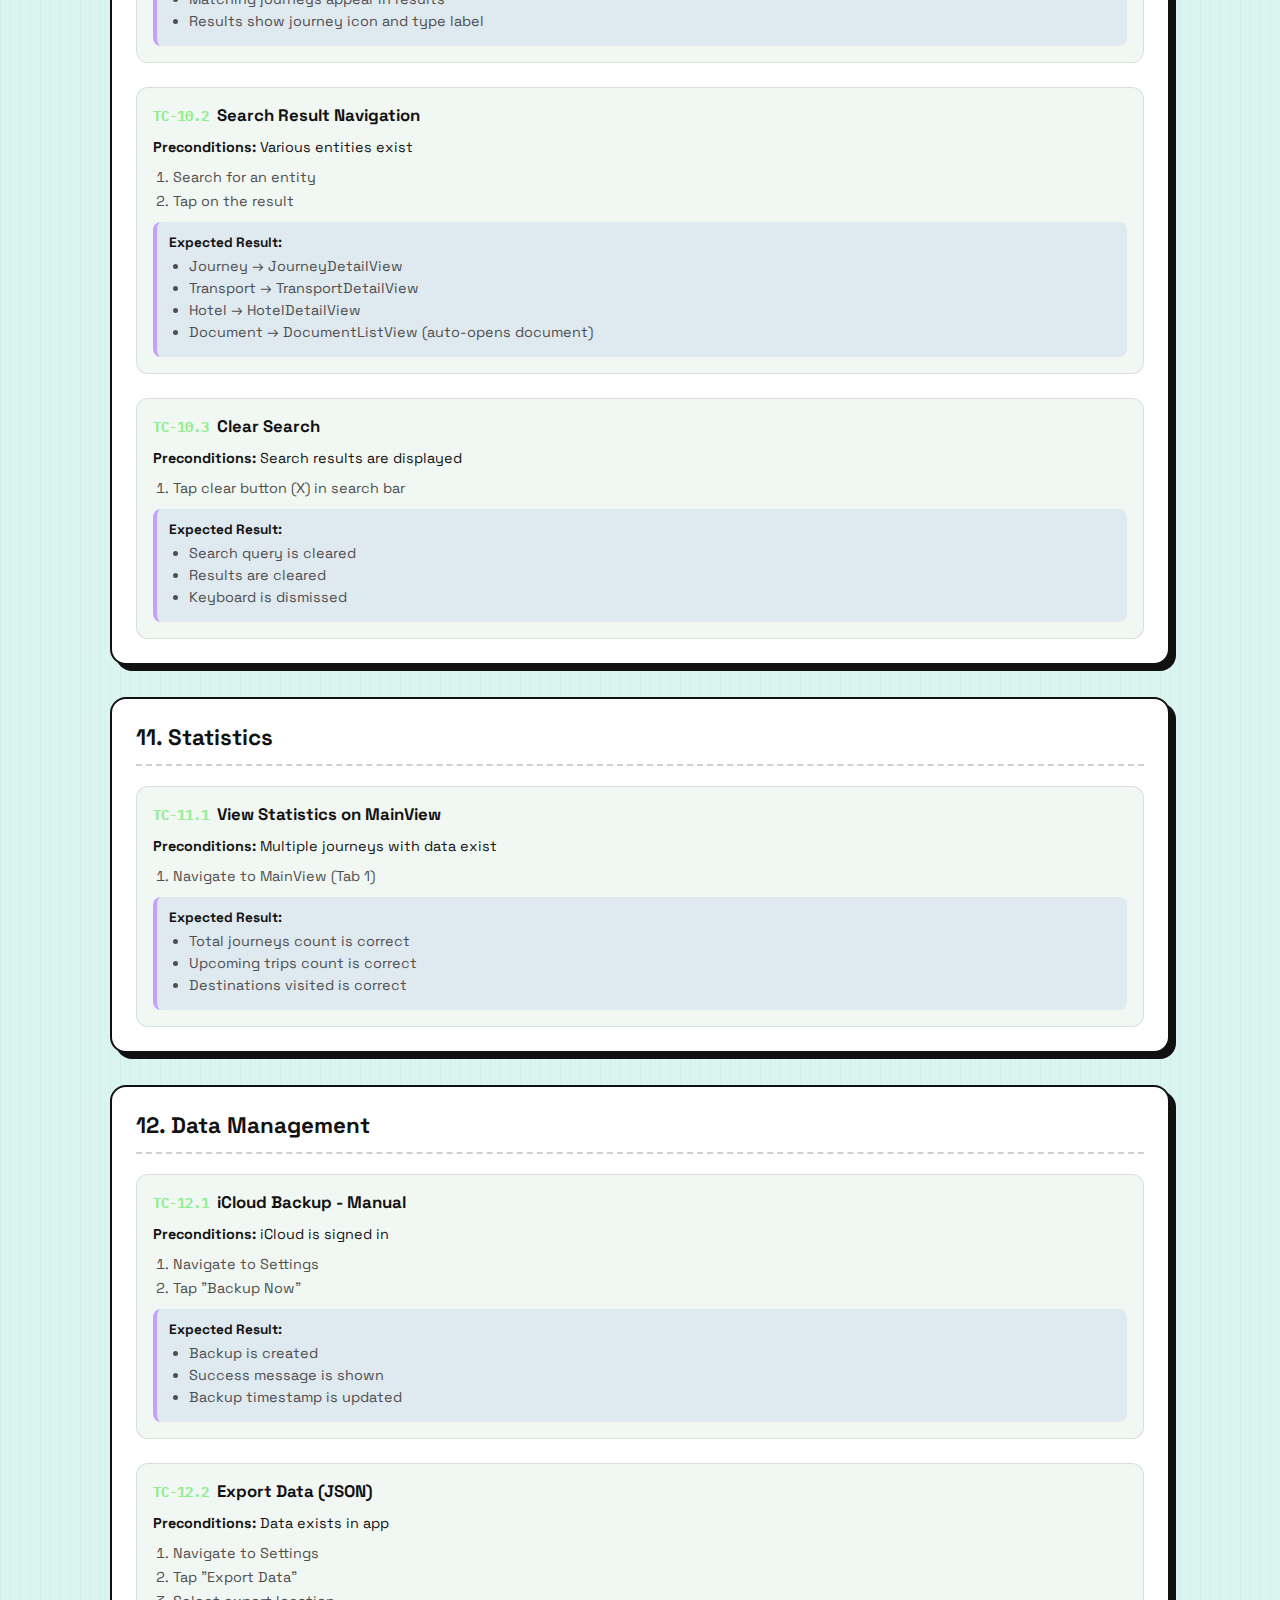
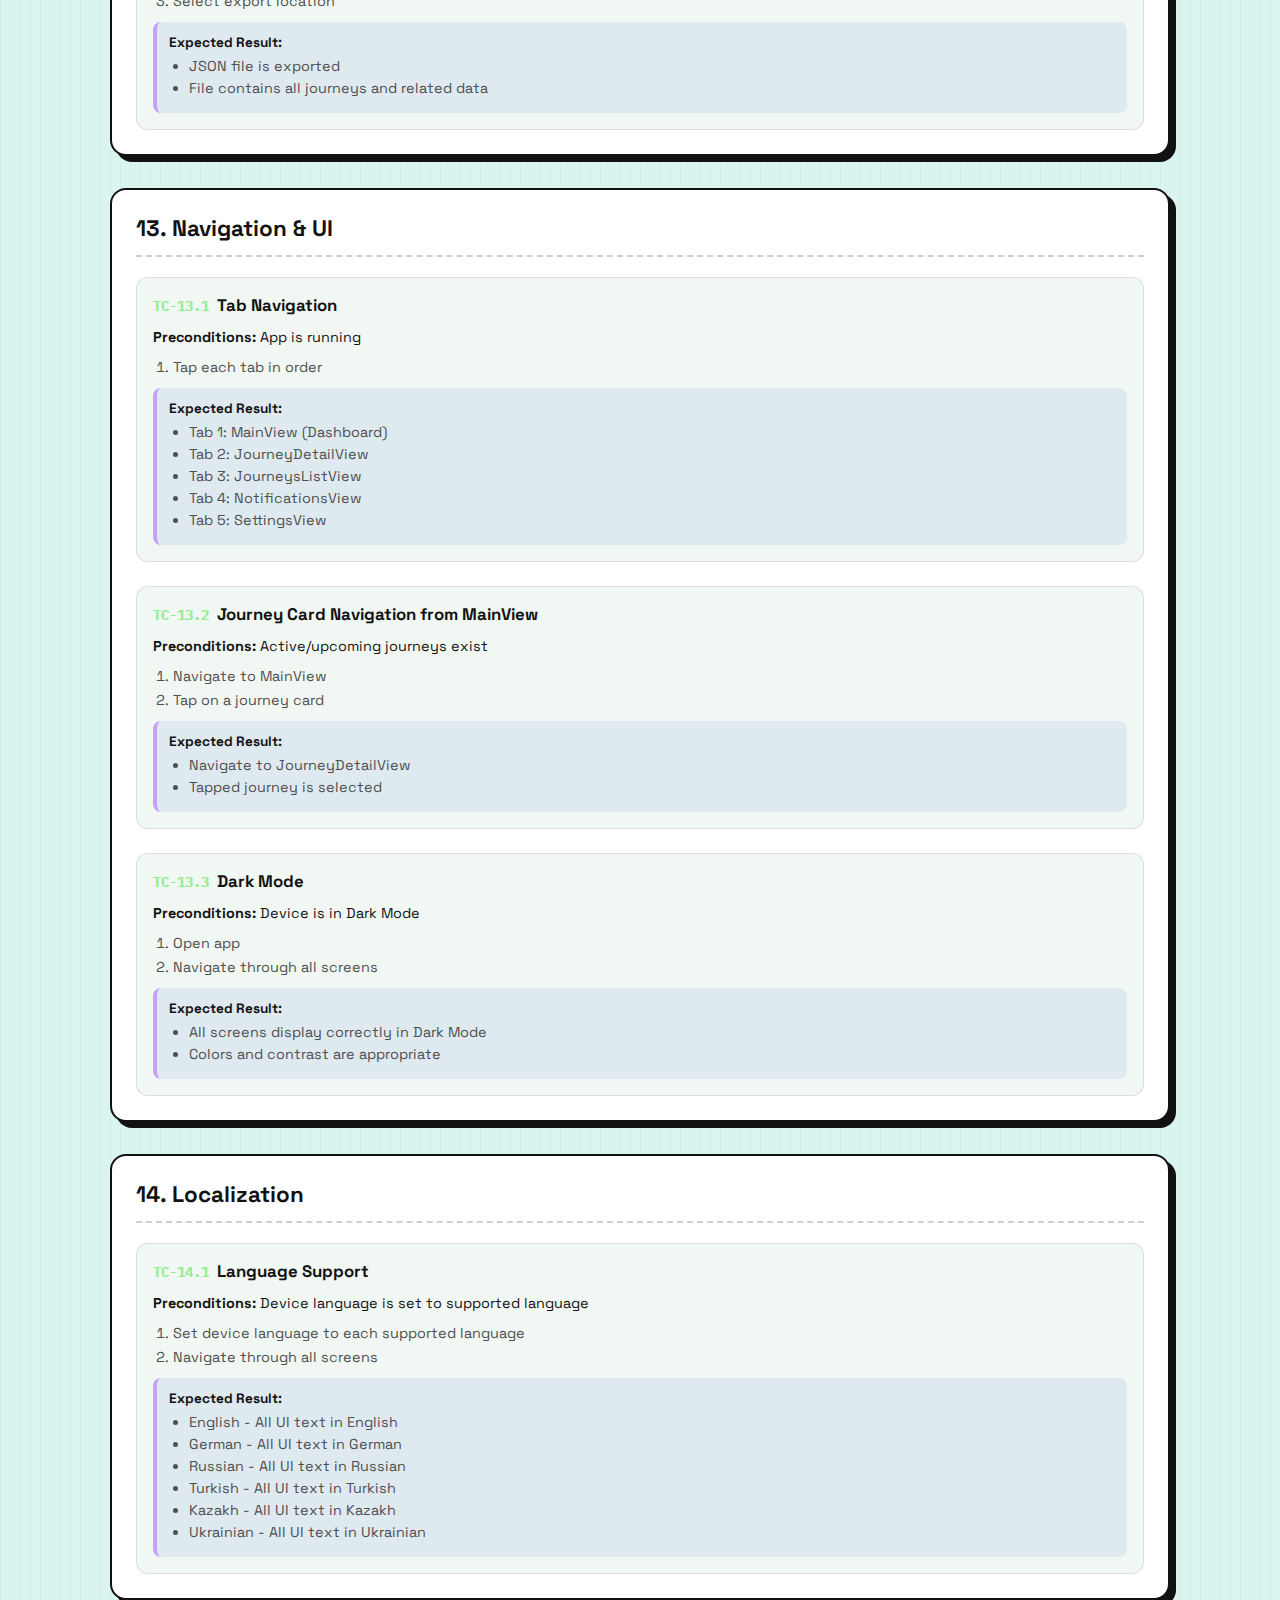
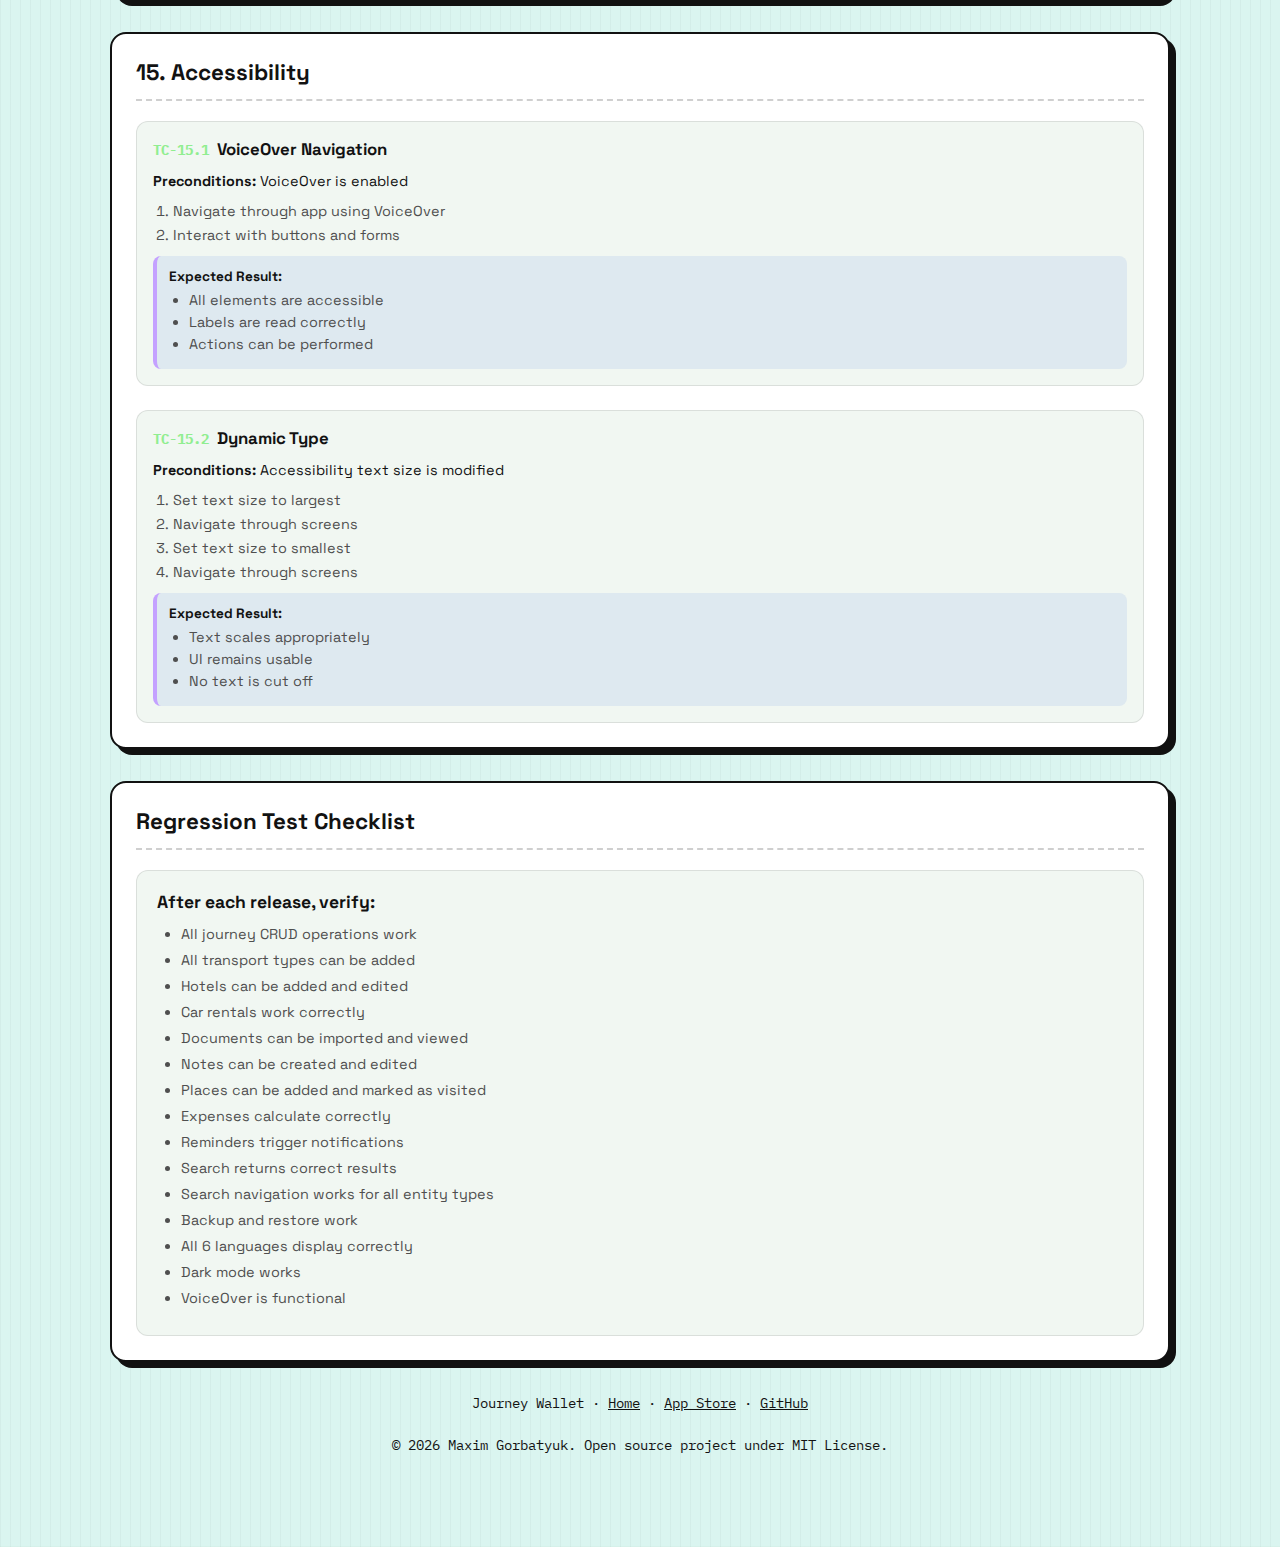
<file: docs/test-cases.html>
<!DOCTYPE html>
<html lang="en">

<head>
  <meta charset="UTF-8">
  <meta name="viewport" content="width=device-width, initial-scale=1.0">
  <title>Test Cases - Journey Wallet</title>
  <meta name="theme-color" content="#daf5f0" />

  <meta name="description" content="Comprehensive test cases for Journey Wallet iOS app - covering all features and functionality.">
  <meta name="author" content="Maxim Gorbatyuk">

  <link rel="preconnect" href="https://fonts.googleapis.com">
  <link rel="preconnect" href="https://fonts.gstatic.com" crossorigin>
  <link rel="icon" href="./assets/app_icon.png?v=20260115" />

  <link rel="stylesheet" href="./brutalism-style.css?v=20260115" />

  <style>
    .test-cases-page {
      max-width: 1100px;
      margin: 0 auto;
      padding: 48px 20px 80px;
    }

    .test-cases-header {
      display: flex;
      align-items: center;
      gap: 16px;
      margin-bottom: 32px;
    }

    .test-cases-header .logo {
      width: 64px;
      height: 64px;
      border-radius: 14px;
    }

    .test-cases-header h1 {
      margin: 0;
      font-size: clamp(1.8rem, 3vw, 2.4rem);
    }

    .back-link {
      display: inline-flex;
      align-items: center;
      gap: 6px;
      margin-bottom: 24px;
      color: var(--ink);
      text-decoration: none;
      font-weight: 600;
      font-size: 0.95rem;
    }

    .back-link:hover {
      text-decoration: underline;
    }

    .toc {
      padding: 24px;
      border: 2px solid var(--stroke);
      border-radius: 16px;
      background: var(--card);
      box-shadow: var(--shadow);
      margin-bottom: 32px;
    }

    .toc h2 {
      margin: 0 0 16px;
      font-size: 1.3rem;
    }

    .toc-grid {
      display: grid;
      grid-template-columns: repeat(auto-fit, minmax(200px, 1fr));
      gap: 8px;
    }

    .toc a {
      color: var(--ink);
      text-decoration: none;
      padding: 8px 12px;
      border-radius: 8px;
      background: var(--bg-alt);
      border: 1px solid rgba(17, 17, 17, 0.1);
      font-size: 0.9rem;
      transition: background 0.2s ease;
    }

    .toc a:hover {
      background: var(--accent);
    }

    .test-section {
      margin-bottom: 32px;
      padding: 24px;
      border: 2px solid var(--stroke);
      border-radius: 16px;
      background: var(--card);
      box-shadow: 6px 6px 0 var(--stroke);
    }

    .test-section h2 {
      margin: 0 0 20px;
      font-size: 1.4rem;
      padding-bottom: 12px;
      border-bottom: 2px dashed rgba(17, 17, 17, 0.2);
    }

    .test-case {
      margin-bottom: 24px;
      padding: 16px;
      background: var(--bg-alt);
      border-radius: 12px;
      border: 1px solid rgba(17, 17, 17, 0.1);
    }

    .test-case:last-child {
      margin-bottom: 0;
    }

    .test-case h3 {
      margin: 0 0 12px;
      font-size: 1.05rem;
      color: var(--ink);
    }

    .test-case-id {
      font-family: "IBM Plex Mono", monospace;
      font-size: 0.85rem;
      color: var(--call-to-action);
      margin-right: 8px;
    }

    .test-meta {
      display: flex;
      flex-direction: column;
      gap: 8px;
      margin-bottom: 12px;
      font-size: 0.9rem;
    }

    .test-meta strong {
      color: var(--ink);
    }

    .test-steps {
      margin: 12px 0;
      padding-left: 20px;
    }

    .test-steps li {
      margin-bottom: 6px;
      color: var(--muted);
      font-size: 0.9rem;
    }

    .expected-result {
      padding: 12px;
      background: rgba(114, 155, 226, 0.15);
      border-radius: 8px;
      border-left: 4px solid var(--shock);
    }

    .expected-result strong {
      display: block;
      margin-bottom: 6px;
      color: var(--ink);
      font-size: 0.85rem;
    }

    .expected-result ul {
      margin: 0;
      padding-left: 20px;
    }

    .expected-result li {
      color: var(--muted);
      font-size: 0.9rem;
      margin-bottom: 4px;
    }

    .checklist {
      padding: 20px;
      background: var(--bg-alt);
      border-radius: 12px;
      border: 1px solid rgba(17, 17, 17, 0.1);
    }

    .checklist h3 {
      margin: 0 0 12px;
      font-size: 1.1rem;
    }

    .checklist ul {
      margin: 0;
      padding-left: 24px;
    }

    .checklist li {
      margin-bottom: 8px;
      color: var(--muted);
      font-size: 0.9rem;
    }

    .stats-row {
      display: flex;
      flex-wrap: wrap;
      gap: 16px;
      margin-bottom: 24px;
    }

    .stat-badge {
      padding: 12px 20px;
      border: 2px solid var(--stroke);
      border-radius: 12px;
      background: var(--card);
      box-shadow: 4px 4px 0 var(--stroke);
      text-align: center;
    }

    .stat-badge .number {
      display: block;
      font-size: 1.8rem;
      font-weight: 700;
      color: var(--call-to-action);
    }

    .stat-badge .label {
      font-size: 0.85rem;
      color: var(--muted);
    }
  </style>
</head>

<body>
  <main class="test-cases-page">
    <a href="./index.html" class="back-link">&larr; Back to Home</a>

    <div class="test-cases-header">
      <img class="logo" src="./assets/app_icon.png?v=20260115" alt="Journey Wallet logo" />
      <h1>Test Cases</h1>
    </div>

    <div class="stats-row">
      <div class="stat-badge">
        <span class="number">100+</span>
        <span class="label">Test Cases</span>
      </div>
      <div class="stat-badge">
        <span class="number">15</span>
        <span class="label">Categories</span>
      </div>
      <div class="stat-badge">
        <span class="number">6</span>
        <span class="label">Languages</span>
      </div>
    </div>

    <nav class="toc">
      <h2>Table of Contents</h2>
      <div class="toc-grid">
        <a href="#journey-management">1. Journey Management</a>
        <a href="#transport-management">2. Transport Management</a>
        <a href="#hotel-management">3. Hotel Management</a>
        <a href="#car-rental-management">4. Car Rental Management</a>
        <a href="#document-management">5. Document Management</a>
        <a href="#notes-management">6. Notes Management</a>
        <a href="#places-to-visit">7. Places to Visit</a>
        <a href="#budget-expenses">8. Budget & Expenses</a>
        <a href="#reminders-notifications">9. Reminders & Notifications</a>
        <a href="#search-functionality">10. Search Functionality</a>
        <a href="#statistics">11. Statistics</a>
        <a href="#data-management">12. Data Management</a>
        <a href="#navigation-ui">13. Navigation & UI</a>
        <a href="#localization">14. Localization</a>
        <a href="#accessibility">15. Accessibility</a>
      </div>
    </nav>

    <!-- 1. Journey Management -->
    <section id="journey-management" class="test-section">
      <h2>1. Journey Management</h2>

      <div class="test-case">
        <h3><span class="test-case-id">TC-1.1</span>Create New Journey</h3>
        <div class="test-meta">
          <span><strong>Preconditions:</strong> App is installed and onboarding is completed</span>
        </div>
        <ol class="test-steps">
          <li>Navigate to Journeys List (Tab 3)</li>
          <li>Tap "+" button</li>
          <li>Enter journey name: "Paris Vacation 2026"</li>
          <li>Enter destination: "Paris, France"</li>
          <li>Select start date: Tomorrow</li>
          <li>Select end date: 7 days from tomorrow</li>
          <li>Add notes: "Summer trip to Paris"</li>
          <li>Tap "Save"</li>
        </ol>
        <div class="expected-result">
          <strong>Expected Result:</strong>
          <ul>
            <li>Journey is created and appears in the list</li>
            <li>Journey shows correct name, destination, and dates</li>
            <li>Journey status shows as "Upcoming"</li>
          </ul>
        </div>
      </div>

      <div class="test-case">
        <h3><span class="test-case-id">TC-1.2</span>Create Journey - Validation</h3>
        <div class="test-meta">
          <span><strong>Preconditions:</strong> App is on Journey Form screen</span>
        </div>
        <ol class="test-steps">
          <li>Leave journey name empty</li>
          <li>Tap "Save"</li>
        </ol>
        <div class="expected-result">
          <strong>Expected Result:</strong>
          <ul>
            <li>Form shows validation error</li>
            <li>Journey is not created</li>
            <li>Name field is highlighted</li>
          </ul>
        </div>
      </div>

      <div class="test-case">
        <h3><span class="test-case-id">TC-1.3</span>Edit Journey</h3>
        <div class="test-meta">
          <span><strong>Preconditions:</strong> At least one journey exists</span>
        </div>
        <ol class="test-steps">
          <li>Navigate to Journeys List</li>
          <li>Tap on an existing journey</li>
          <li>Tap "Edit" button</li>
          <li>Change destination to "Lyon, France"</li>
          <li>Tap "Save"</li>
        </ol>
        <div class="expected-result">
          <strong>Expected Result:</strong>
          <ul>
            <li>Journey is updated with new destination</li>
            <li>Changes are reflected in the list</li>
          </ul>
        </div>
      </div>

      <div class="test-case">
        <h3><span class="test-case-id">TC-1.4</span>Delete Journey</h3>
        <div class="test-meta">
          <span><strong>Preconditions:</strong> At least one journey exists</span>
        </div>
        <ol class="test-steps">
          <li>Navigate to Journeys List</li>
          <li>Swipe left on a journey</li>
          <li>Tap "Delete"</li>
          <li>Confirm deletion</li>
        </ol>
        <div class="expected-result">
          <strong>Expected Result:</strong>
          <ul>
            <li>Journey is removed from the list</li>
            <li>All related entities are deleted</li>
            <li>Related reminders and notifications are cancelled</li>
          </ul>
        </div>
      </div>

      <div class="test-case">
        <h3><span class="test-case-id">TC-1.5</span>Filter Journeys by Status</h3>
        <div class="test-meta">
          <span><strong>Preconditions:</strong> Multiple journeys exist with different statuses</span>
        </div>
        <ol class="test-steps">
          <li>Navigate to Journeys List</li>
          <li>Tap "Upcoming" filter</li>
          <li>Tap "Active" filter</li>
          <li>Tap "Past" filter</li>
        </ol>
        <div class="expected-result">
          <strong>Expected Result:</strong>
          <ul>
            <li>Each filter shows only journeys matching the selected status</li>
          </ul>
        </div>
      </div>
    </section>

    <!-- 2. Transport Management -->
    <section id="transport-management" class="test-section">
      <h2>2. Transport Management</h2>

      <div class="test-case">
        <h3><span class="test-case-id">TC-2.1</span>Add Flight</h3>
        <div class="test-meta">
          <span><strong>Preconditions:</strong> A journey exists and is selected</span>
        </div>
        <ol class="test-steps">
          <li>Navigate to Journey Detail (Tab 2)</li>
          <li>Tap Quick Add button (+)</li>
          <li>Select "Transport"</li>
          <li>Select type: "Flight"</li>
          <li>Enter airline: "Air France"</li>
          <li>Enter flight number: "AF1234"</li>
          <li>Enter departure/arrival locations</li>
          <li>Select dates and times</li>
          <li>Enter terminal and booking reference</li>
          <li>Tap "Save"</li>
        </ol>
        <div class="expected-result">
          <strong>Expected Result:</strong>
          <ul>
            <li>Flight is added to the journey</li>
            <li>Flight appears in Transport section</li>
            <li>Correct icon (airplane) is displayed</li>
          </ul>
        </div>
      </div>

      <div class="test-case">
        <h3><span class="test-case-id">TC-2.2</span>Add Train</h3>
        <div class="test-meta">
          <span><strong>Preconditions:</strong> A journey exists</span>
        </div>
        <ol class="test-steps">
          <li>Add transport with type "Train"</li>
          <li>Enter train company and number</li>
          <li>Enter departure/arrival stations</li>
          <li>Enter platform information</li>
          <li>Tap "Save"</li>
        </ol>
        <div class="expected-result">
          <strong>Expected Result:</strong>
          <ul>
            <li>Train is added with correct platform label</li>
            <li>Train icon is displayed</li>
          </ul>
        </div>
      </div>

      <div class="test-case">
        <h3><span class="test-case-id">TC-2.3</span>Transport Detail View</h3>
        <div class="test-meta">
          <span><strong>Preconditions:</strong> A transport exists</span>
        </div>
        <ol class="test-steps">
          <li>Navigate to Transport List</li>
          <li>Tap on a transport item</li>
        </ol>
        <div class="expected-result">
          <strong>Expected Result:</strong>
          <ul>
            <li>Detail view shows all transport information</li>
            <li>Countdown to departure is displayed (if upcoming)</li>
            <li>Copy booking reference action works</li>
          </ul>
        </div>
      </div>
    </section>

    <!-- 3. Hotel Management -->
    <section id="hotel-management" class="test-section">
      <h2>3. Hotel Management</h2>

      <div class="test-case">
        <h3><span class="test-case-id">TC-3.1</span>Add Hotel</h3>
        <div class="test-meta">
          <span><strong>Preconditions:</strong> A journey exists</span>
        </div>
        <ol class="test-steps">
          <li>Tap Quick Add button</li>
          <li>Select "Hotel"</li>
          <li>Enter name and address</li>
          <li>Select check-in/check-out dates</li>
          <li>Enter room type and booking reference</li>
          <li>Tap "Save"</li>
        </ol>
        <div class="expected-result">
          <strong>Expected Result:</strong>
          <ul>
            <li>Hotel is added to the journey</li>
            <li>Hotel appears in Hotels section</li>
            <li>Nights count is calculated correctly</li>
          </ul>
        </div>
      </div>

      <div class="test-case">
        <h3><span class="test-case-id">TC-3.2</span>Hotel Detail View</h3>
        <div class="test-meta">
          <span><strong>Preconditions:</strong> A hotel exists</span>
        </div>
        <ol class="test-steps">
          <li>Navigate to Hotels List</li>
          <li>Tap on a hotel</li>
        </ol>
        <div class="expected-result">
          <strong>Expected Result:</strong>
          <ul>
            <li>All hotel details are displayed</li>
            <li>Nights count is shown</li>
            <li>Call hotel action works (if phone provided)</li>
          </ul>
        </div>
      </div>
    </section>

    <!-- 4. Car Rental Management -->
    <section id="car-rental-management" class="test-section">
      <h2>4. Car Rental Management</h2>

      <div class="test-case">
        <h3><span class="test-case-id">TC-4.1</span>Add Car Rental</h3>
        <div class="test-meta">
          <span><strong>Preconditions:</strong> A journey exists</span>
        </div>
        <ol class="test-steps">
          <li>Tap Quick Add button</li>
          <li>Select "Car Rental"</li>
          <li>Enter car type (required)</li>
          <li>Enter pickup/dropoff locations (optional)</li>
          <li>Select dates and times</li>
          <li>Tap "Save"</li>
        </ol>
        <div class="expected-result">
          <strong>Expected Result:</strong>
          <ul>
            <li>Car rental is added to the journey</li>
            <li>Only car type field is required</li>
            <li>Rental duration is calculated correctly</li>
          </ul>
        </div>
      </div>

      <div class="test-case">
        <h3><span class="test-case-id">TC-4.2</span>Car Rental with Different Locations</h3>
        <div class="test-meta">
          <span><strong>Preconditions:</strong> A journey exists</span>
        </div>
        <ol class="test-steps">
          <li>Add car rental with different pickup and dropoff locations</li>
          <li>Tap "Save"</li>
        </ol>
        <div class="expected-result">
          <strong>Expected Result:</strong>
          <ul>
            <li>Both locations are saved and displayed correctly</li>
          </ul>
        </div>
      </div>
    </section>

    <!-- 5. Document Management -->
    <section id="document-management" class="test-section">
      <h2>5. Document Management</h2>

      <div class="test-case">
        <h3><span class="test-case-id">TC-5.1</span>Add PDF Document</h3>
        <div class="test-meta">
          <span><strong>Preconditions:</strong> A journey exists</span>
        </div>
        <ol class="test-steps">
          <li>Tap Quick Add button</li>
          <li>Select "Document"</li>
          <li>Select a PDF file from device</li>
          <li>Enter custom name</li>
          <li>Tap "Save"</li>
        </ol>
        <div class="expected-result">
          <strong>Expected Result:</strong>
          <ul>
            <li>PDF is saved to the journey</li>
            <li>Document appears in Documents list</li>
            <li>PDF icon is displayed</li>
          </ul>
        </div>
      </div>

      <div class="test-case">
        <h3><span class="test-case-id">TC-5.2</span>View PDF Document</h3>
        <div class="test-meta">
          <span><strong>Preconditions:</strong> A PDF document exists</span>
        </div>
        <ol class="test-steps">
          <li>Navigate to Documents List</li>
          <li>Tap on the PDF document</li>
        </ol>
        <div class="expected-result">
          <strong>Expected Result:</strong>
          <ul>
            <li>PDF opens in preview view</li>
            <li>Zoom and scroll work</li>
            <li>Page navigation works (if multi-page)</li>
          </ul>
        </div>
      </div>

      <div class="test-case">
        <h3><span class="test-case-id">TC-5.3</span>Import via Share Extension</h3>
        <div class="test-meta">
          <span><strong>Preconditions:</strong> App is installed, Share Extension is enabled</span>
        </div>
        <ol class="test-steps">
          <li>Open Files app or Photos</li>
          <li>Select a document/image</li>
          <li>Tap Share</li>
          <li>Select "Journey Wallet"</li>
          <li>Select target journey</li>
          <li>Confirm</li>
        </ol>
        <div class="expected-result">
          <strong>Expected Result:</strong>
          <ul>
            <li>File is imported to selected journey</li>
            <li>Document appears in journey's document list</li>
          </ul>
        </div>
      </div>

      <div class="test-case">
        <h3><span class="test-case-id">TC-5.4</span>Document Search Navigation</h3>
        <div class="test-meta">
          <span><strong>Preconditions:</strong> A document exists</span>
        </div>
        <ol class="test-steps">
          <li>Go to MainView (Tab 1)</li>
          <li>Search for the document name</li>
          <li>Tap on the document in search results</li>
        </ol>
        <div class="expected-result">
          <strong>Expected Result:</strong>
          <ul>
            <li>Navigate to journey's document list</li>
            <li>Document preview opens automatically</li>
          </ul>
        </div>
      </div>
    </section>

    <!-- 6. Notes Management -->
    <section id="notes-management" class="test-section">
      <h2>6. Notes Management</h2>

      <div class="test-case">
        <h3><span class="test-case-id">TC-6.1</span>Add Note</h3>
        <div class="test-meta">
          <span><strong>Preconditions:</strong> A journey exists</span>
        </div>
        <ol class="test-steps">
          <li>Tap Quick Add button</li>
          <li>Select "Note"</li>
          <li>Enter title and content</li>
          <li>Tap "Save"</li>
        </ol>
        <div class="expected-result">
          <strong>Expected Result:</strong>
          <ul>
            <li>Note is added to the journey</li>
            <li>Note appears in Notes list</li>
          </ul>
        </div>
      </div>
    </section>

    <!-- 7. Places to Visit -->
    <section id="places-to-visit" class="test-section">
      <h2>7. Places to Visit</h2>

      <div class="test-case">
        <h3><span class="test-case-id">TC-7.1</span>Add Place to Visit</h3>
        <div class="test-meta">
          <span><strong>Preconditions:</strong> A journey exists</span>
        </div>
        <ol class="test-steps">
          <li>Tap Quick Add button</li>
          <li>Select "Place to Visit"</li>
          <li>Enter name and address</li>
          <li>Select category (Attraction, Restaurant, etc.)</li>
          <li>Tap "Save"</li>
        </ol>
        <div class="expected-result">
          <strong>Expected Result:</strong>
          <ul>
            <li>Place is added to the journey</li>
            <li>Place appears in Places to Visit list</li>
          </ul>
        </div>
      </div>

      <div class="test-case">
        <h3><span class="test-case-id">TC-7.2</span>Mark Place as Visited</h3>
        <div class="test-meta">
          <span><strong>Preconditions:</strong> A place exists and is not visited</span>
        </div>
        <ol class="test-steps">
          <li>Navigate to Places List</li>
          <li>Tap checkbox on a place</li>
        </ol>
        <div class="expected-result">
          <strong>Expected Result:</strong>
          <ul>
            <li>Place is marked as visited</li>
            <li>Visual indicator shows visited status</li>
          </ul>
        </div>
      </div>
    </section>

    <!-- 8. Budget & Expenses -->
    <section id="budget-expenses" class="test-section">
      <h2>8. Budget & Expenses</h2>

      <div class="test-case">
        <h3><span class="test-case-id">TC-8.1</span>Add Expense</h3>
        <div class="test-meta">
          <span><strong>Preconditions:</strong> A journey exists</span>
        </div>
        <ol class="test-steps">
          <li>Tap Quick Add button</li>
          <li>Select "Expense"</li>
          <li>Enter title and amount</li>
          <li>Select currency and category</li>
          <li>Tap "Save"</li>
        </ol>
        <div class="expected-result">
          <strong>Expected Result:</strong>
          <ul>
            <li>Expense is added to the journey</li>
            <li>Expense appears in Budget view</li>
            <li>Total spending is updated</li>
          </ul>
        </div>
      </div>

      <div class="test-case">
        <h3><span class="test-case-id">TC-8.2</span>Multi-Currency Expenses</h3>
        <div class="test-meta">
          <span><strong>Preconditions:</strong> A journey exists</span>
        </div>
        <ol class="test-steps">
          <li>Add expense in EUR</li>
          <li>Add expense in USD</li>
          <li>Add expense in GBP</li>
          <li>View Budget</li>
        </ol>
        <div class="expected-result">
          <strong>Expected Result:</strong>
          <ul>
            <li>All expenses are displayed</li>
            <li>Currency is shown for each expense</li>
          </ul>
        </div>
      </div>
    </section>

    <!-- 9. Reminders & Notifications -->
    <section id="reminders-notifications" class="test-section">
      <h2>9. Reminders & Notifications</h2>

      <div class="test-case">
        <h3><span class="test-case-id">TC-9.1</span>Create Reminder for Transport</h3>
        <div class="test-meta">
          <span><strong>Preconditions:</strong> A transport exists</span>
        </div>
        <ol class="test-steps">
          <li>Open transport detail view</li>
          <li>Tap "Add Reminder"</li>
          <li>Select "3 hours before"</li>
          <li>Tap "Save"</li>
        </ol>
        <div class="expected-result">
          <strong>Expected Result:</strong>
          <ul>
            <li>Reminder is created</li>
            <li>Local notification is scheduled</li>
            <li>Reminder appears in Notifications tab</li>
          </ul>
        </div>
      </div>

      <div class="test-case">
        <h3><span class="test-case-id">TC-9.2</span>Reminder Notification Received</h3>
        <div class="test-meta">
          <span><strong>Preconditions:</strong> A reminder is set for a specific time</span>
        </div>
        <ol class="test-steps">
          <li>Create reminder for 1 minute in the future</li>
          <li>Wait for notification</li>
        </ol>
        <div class="expected-result">
          <strong>Expected Result:</strong>
          <ul>
            <li>Push notification appears at scheduled time</li>
            <li>Notification contains correct title and journey info</li>
          </ul>
        </div>
      </div>
    </section>

    <!-- 10. Search Functionality -->
    <section id="search-functionality" class="test-section">
      <h2>10. Search Functionality</h2>

      <div class="test-case">
        <h3><span class="test-case-id">TC-10.1</span>Search Journey by Name</h3>
        <div class="test-meta">
          <span><strong>Preconditions:</strong> Journeys exist</span>
        </div>
        <ol class="test-steps">
          <li>Navigate to MainView</li>
          <li>Tap search bar</li>
          <li>Type journey name</li>
        </ol>
        <div class="expected-result">
          <strong>Expected Result:</strong>
          <ul>
            <li>Matching journeys appear in results</li>
            <li>Results show journey icon and type label</li>
          </ul>
        </div>
      </div>

      <div class="test-case">
        <h3><span class="test-case-id">TC-10.2</span>Search Result Navigation</h3>
        <div class="test-meta">
          <span><strong>Preconditions:</strong> Various entities exist</span>
        </div>
        <ol class="test-steps">
          <li>Search for an entity</li>
          <li>Tap on the result</li>
        </ol>
        <div class="expected-result">
          <strong>Expected Result:</strong>
          <ul>
            <li>Journey &rarr; JourneyDetailView</li>
            <li>Transport &rarr; TransportDetailView</li>
            <li>Hotel &rarr; HotelDetailView</li>
            <li>Document &rarr; DocumentListView (auto-opens document)</li>
          </ul>
        </div>
      </div>

      <div class="test-case">
        <h3><span class="test-case-id">TC-10.3</span>Clear Search</h3>
        <div class="test-meta">
          <span><strong>Preconditions:</strong> Search results are displayed</span>
        </div>
        <ol class="test-steps">
          <li>Tap clear button (X) in search bar</li>
        </ol>
        <div class="expected-result">
          <strong>Expected Result:</strong>
          <ul>
            <li>Search query is cleared</li>
            <li>Results are cleared</li>
            <li>Keyboard is dismissed</li>
          </ul>
        </div>
      </div>
    </section>

    <!-- 11. Statistics -->
    <section id="statistics" class="test-section">
      <h2>11. Statistics</h2>

      <div class="test-case">
        <h3><span class="test-case-id">TC-11.1</span>View Statistics on MainView</h3>
        <div class="test-meta">
          <span><strong>Preconditions:</strong> Multiple journeys with data exist</span>
        </div>
        <ol class="test-steps">
          <li>Navigate to MainView (Tab 1)</li>
        </ol>
        <div class="expected-result">
          <strong>Expected Result:</strong>
          <ul>
            <li>Total journeys count is correct</li>
            <li>Upcoming trips count is correct</li>
            <li>Destinations visited is correct</li>
          </ul>
        </div>
      </div>
    </section>

    <!-- 12. Data Management -->
    <section id="data-management" class="test-section">
      <h2>12. Data Management</h2>

      <div class="test-case">
        <h3><span class="test-case-id">TC-12.1</span>iCloud Backup - Manual</h3>
        <div class="test-meta">
          <span><strong>Preconditions:</strong> iCloud is signed in</span>
        </div>
        <ol class="test-steps">
          <li>Navigate to Settings</li>
          <li>Tap "Backup Now"</li>
        </ol>
        <div class="expected-result">
          <strong>Expected Result:</strong>
          <ul>
            <li>Backup is created</li>
            <li>Success message is shown</li>
            <li>Backup timestamp is updated</li>
          </ul>
        </div>
      </div>

      <div class="test-case">
        <h3><span class="test-case-id">TC-12.2</span>Export Data (JSON)</h3>
        <div class="test-meta">
          <span><strong>Preconditions:</strong> Data exists in app</span>
        </div>
        <ol class="test-steps">
          <li>Navigate to Settings</li>
          <li>Tap "Export Data"</li>
          <li>Select export location</li>
        </ol>
        <div class="expected-result">
          <strong>Expected Result:</strong>
          <ul>
            <li>JSON file is exported</li>
            <li>File contains all journeys and related data</li>
          </ul>
        </div>
      </div>
    </section>

    <!-- 13. Navigation & UI -->
    <section id="navigation-ui" class="test-section">
      <h2>13. Navigation & UI</h2>

      <div class="test-case">
        <h3><span class="test-case-id">TC-13.1</span>Tab Navigation</h3>
        <div class="test-meta">
          <span><strong>Preconditions:</strong> App is running</span>
        </div>
        <ol class="test-steps">
          <li>Tap each tab in order</li>
        </ol>
        <div class="expected-result">
          <strong>Expected Result:</strong>
          <ul>
            <li>Tab 1: MainView (Dashboard)</li>
            <li>Tab 2: JourneyDetailView</li>
            <li>Tab 3: JourneysListView</li>
            <li>Tab 4: NotificationsView</li>
            <li>Tab 5: SettingsView</li>
          </ul>
        </div>
      </div>

      <div class="test-case">
        <h3><span class="test-case-id">TC-13.2</span>Journey Card Navigation from MainView</h3>
        <div class="test-meta">
          <span><strong>Preconditions:</strong> Active/upcoming journeys exist</span>
        </div>
        <ol class="test-steps">
          <li>Navigate to MainView</li>
          <li>Tap on a journey card</li>
        </ol>
        <div class="expected-result">
          <strong>Expected Result:</strong>
          <ul>
            <li>Navigate to JourneyDetailView</li>
            <li>Tapped journey is selected</li>
          </ul>
        </div>
      </div>

      <div class="test-case">
        <h3><span class="test-case-id">TC-13.3</span>Dark Mode</h3>
        <div class="test-meta">
          <span><strong>Preconditions:</strong> Device is in Dark Mode</span>
        </div>
        <ol class="test-steps">
          <li>Open app</li>
          <li>Navigate through all screens</li>
        </ol>
        <div class="expected-result">
          <strong>Expected Result:</strong>
          <ul>
            <li>All screens display correctly in Dark Mode</li>
            <li>Colors and contrast are appropriate</li>
          </ul>
        </div>
      </div>
    </section>

    <!-- 14. Localization -->
    <section id="localization" class="test-section">
      <h2>14. Localization</h2>

      <div class="test-case">
        <h3><span class="test-case-id">TC-14.1</span>Language Support</h3>
        <div class="test-meta">
          <span><strong>Preconditions:</strong> Device language is set to supported language</span>
        </div>
        <ol class="test-steps">
          <li>Set device language to each supported language</li>
          <li>Navigate through all screens</li>
        </ol>
        <div class="expected-result">
          <strong>Expected Result:</strong>
          <ul>
            <li>English - All UI text in English</li>
            <li>German - All UI text in German</li>
            <li>Russian - All UI text in Russian</li>
            <li>Turkish - All UI text in Turkish</li>
            <li>Kazakh - All UI text in Kazakh</li>
            <li>Ukrainian - All UI text in Ukrainian</li>
          </ul>
        </div>
      </div>
    </section>

    <!-- 15. Accessibility -->
    <section id="accessibility" class="test-section">
      <h2>15. Accessibility</h2>

      <div class="test-case">
        <h3><span class="test-case-id">TC-15.1</span>VoiceOver Navigation</h3>
        <div class="test-meta">
          <span><strong>Preconditions:</strong> VoiceOver is enabled</span>
        </div>
        <ol class="test-steps">
          <li>Navigate through app using VoiceOver</li>
          <li>Interact with buttons and forms</li>
        </ol>
        <div class="expected-result">
          <strong>Expected Result:</strong>
          <ul>
            <li>All elements are accessible</li>
            <li>Labels are read correctly</li>
            <li>Actions can be performed</li>
          </ul>
        </div>
      </div>

      <div class="test-case">
        <h3><span class="test-case-id">TC-15.2</span>Dynamic Type</h3>
        <div class="test-meta">
          <span><strong>Preconditions:</strong> Accessibility text size is modified</span>
        </div>
        <ol class="test-steps">
          <li>Set text size to largest</li>
          <li>Navigate through screens</li>
          <li>Set text size to smallest</li>
          <li>Navigate through screens</li>
        </ol>
        <div class="expected-result">
          <strong>Expected Result:</strong>
          <ul>
            <li>Text scales appropriately</li>
            <li>UI remains usable</li>
            <li>No text is cut off</li>
          </ul>
        </div>
      </div>
    </section>

    <!-- Regression Checklist -->
    <section class="test-section">
      <h2>Regression Test Checklist</h2>
      <div class="checklist">
        <h3>After each release, verify:</h3>
        <ul>
          <li>All journey CRUD operations work</li>
          <li>All transport types can be added</li>
          <li>Hotels can be added and edited</li>
          <li>Car rentals work correctly</li>
          <li>Documents can be imported and viewed</li>
          <li>Notes can be created and edited</li>
          <li>Places can be added and marked as visited</li>
          <li>Expenses calculate correctly</li>
          <li>Reminders trigger notifications</li>
          <li>Search returns correct results</li>
          <li>Search navigation works for all entity types</li>
          <li>Backup and restore work</li>
          <li>All 6 languages display correctly</li>
          <li>Dark mode works</li>
          <li>VoiceOver is functional</li>
        </ul>
      </div>
    </section>

    <section class="footer">
      <div>
        <span>Journey Wallet</span>
        <span>&middot;</span>
        <a href="./index.html">Home</a>
        <span>&middot;</span>
        <a href="https://apps.apple.com/app/id6757918975" target="_blank">App Store</a>
        <span>&middot;</span>
        <a href="https://github.com/maximgorbatyuk/journey-wallet" target="_blank">GitHub</a>
      </div>

      <div class="footer-bottom">
        <p>&copy; <span id="current-year">2026</span> Maxim Gorbatyuk. Open source project under MIT License.</p>
      </div>
    </section>
  </main>
</body>
<script>
  document.getElementById('current-year').textContent = new Date().getFullYear();
</script>

</html>
</file>
<file: docs/brutalism-style.css>
@import url("https://fonts.googleapis.com/css2?family=Space+Grotesk:wght@400;600;700&family=IBM+Plex+Mono:wght@400;600&display=swap");

:root {
  --bg: #daf5f0;
  --bg-alt: #f1f7f2;
  --ink: #121212;
  --muted: #4f4f4f;
  --call-to-action: #90ee90;
  --call-to-action-secondary: #ffeddb;
  --accent: #a388ee;
  --accent-dark: #9723c9;
  --accent-very-dark: #1e0628;
  --shock: #c4a1ff;
  --warn: #ff6b1a;
  --card: #ffffff;
  --stroke: #111111;
  --shadow: 8px 8px 0 #272525;
}

*,
*::before,
*::after {
  box-sizing: border-box;
}

html,
body {
  margin: 0;
  padding: 0;
  background: var(--bg);
  color: var(--ink);
  font-family: "Space Grotesk", "Helvetica Neue", sans-serif;
}

body {
  min-height: 100vh;
  background-image:
    linear-gradient(135deg, rgba(22, 219, 101, 0.06), transparent 60%),
    radial-gradient(circle at 10% 20%, rgba(11, 88, 244, 0.08), transparent 45%),
    radial-gradient(circle at 80% 10%, rgba(255, 107, 26, 0.1), transparent 50%),
    repeating-linear-gradient(
      90deg,
      rgba(0, 0, 0, 0.03),
      rgba(0, 0, 0, 0.03) 1px,
      transparent 1px,
      transparent 10px
    );
}

.page {
  max-width: 1100px;
  margin: 0 auto;
  padding: 48px 20px 80px;
}

.hero {
  display: grid;
  gap: 28px;
  grid-template-columns: repeat(auto-fit, minmax(260px, 1fr));
  align-items: center;
  padding: 28px;
  background: var(--card);
  border: 2px solid var(--stroke);
  box-shadow: var(--shadow);
  border-radius: 18px;
  position: relative;
  overflow: hidden;
}

.hero::after {
  content: "";
  position: absolute;
  inset: 12px;
  border: 2px dashed rgba(17, 17, 17, 0.2);
  border-radius: 14px;
  pointer-events: none;
}

.hero-media {
  display: flex;
  flex-direction: column;
  align-items: center;
  justify-content: center;
  gap: 12px;
}

.app-name {
  font-family: "IBM Plex Mono", monospace;
  font-size: 1.1rem;
  font-weight: 600;
  color: var(--ink);
}

.logo {
  width: 132px;
  height: 132px;
  border-radius: 28px;
  border: 3px solid var(--stroke);
  background: #fff;
  box-shadow: 6px 6px 0 var(--stroke);
  animation: pop 700ms ease-out;
}

.hero h1 {
  font-size: clamp(2rem, 3vw, 2.8rem);
  margin: 0 0 8px;
  letter-spacing: -0.03em;
}

.hero p {
  margin: 0;
  color: var(--muted);
  font-size: 1.05rem;
}

.badge-row {
  display: flex;
  flex-wrap: wrap;
  gap: 8px;
  margin-top: 18px;
}

.badge {
  padding: 6px 10px;
  border: 2px solid var(--stroke);
  border-radius: 999px;
  background: var(--bg-alt);
  font-family: "IBM Plex Mono", monospace;
  font-size: 0.75rem;
  transition: background 0.2s ease;
}

.badge:hover {
  background: #d9e8da;
}

.cta {
  display: flex;
  flex-wrap: wrap;
  gap: 12px;
  margin-top: 18px;

  .button {
    background: var(--call-to-action);
  }

  .button.secondary {
    background: var(--call-to-action-secondary);
  }
}

.button {
  display: inline-flex;
  align-items: center;
  gap: 8px;
  padding: 10px 16px;
  border: 2px solid var(--stroke);
  background: var(--accent);
  color: #111;
  font-weight: 700;
  text-decoration: none;
  box-shadow: 4px 4px 0 var(--stroke);
  transition: transform 120ms ease, box-shadow 120ms ease;
}

.button-icon {
  flex-shrink: 0;
}

.button.secondary {
  background: #fff;
}

.button:hover {
  transform: translate(-2px, -2px);
  box-shadow: 6px 6px 0 var(--stroke);
}

.grid {
  margin-top: 32px;
  display: grid;
  gap: 20px;
  grid-template-columns: repeat(auto-fit, minmax(240px, 1fr));
}

.showcase {
  margin-top: 32px;
  display: grid;
  grid-template-columns: minmax(240px, 1.1fr) minmax(240px, 0.9fr);
  gap: 22px;
  align-items: start;
}

.carousel {
  margin: 0;
  padding: 18px;
  border: 2px solid var(--stroke);
  border-radius: 20px;
  background: var(--card);
  box-shadow: var(--shadow);
}

.carousel-container {
  overflow: hidden;
  border-radius: 14px;
  border: 1px solid rgba(17, 17, 17, 0.15);
}

.carousel-slides {
  display: flex;
  transition: transform 0.4s ease;
}

.carousel-slide {
  min-width: 100%;
  height: auto;
  display: flex;
  align-items: center;
  justify-content: center;
  background: #fff;
}

.carousel-controls {
  display: flex;
  align-items: center;
  justify-content: center;
  gap: 16px;
  margin-top: 14px;
}

.carousel-btn {
  width: 40px;
  height: 40px;
  border: 2px solid var(--stroke);
  border-radius: 50%;
  background: var(--bg-alt);
  font-size: 1rem;
  cursor: pointer;
  transition: background 0.2s ease;
}

.carousel-btn:hover {
  background: #d9e8da;
}

.carousel-dots {
  display: flex;
  gap: 8px;
}

.carousel-dot {
  width: 10px;
  height: 10px;
  border: 2px solid var(--stroke);
  border-radius: 50%;
  background: var(--bg-alt);
  cursor: pointer;
  transition: background 0.2s ease;
}

.carousel-dot.active,
.carousel-dot:hover {
  background: var(--accent);
}

.carousel-image {
  width: 100%;
  max-width: 440px;
  margin: 0 auto;
  display: block;
}

.showcase-features {
  display: grid;
  gap: 16px;
}

@media (max-width: 860px) {
  .showcase {
    grid-template-columns: 1fr;
  }

  .carousel-image {
    max-width: 220px;
  }
}

.card {
  padding: 18px;
  border: 2px solid var(--stroke);
  border-radius: 16px;
  background: var(--card);
  box-shadow: 6px 6px 0 var(--stroke);
  min-height: 160px;
  animation: float-in 600ms ease both;
}

.card h3 {
  margin: 0 0 6px;
  font-size: 1.1rem;
}

.card p,
.card li {
  margin: 0;
  color: var(--muted);
  font-size: 0.95rem;
}

.card ul {
  margin: 10px 0 0 18px;
  padding: 0;
}

.callout {
  margin-top: 32px;
  padding: 24px;
  border: 2px solid var(--stroke);
  background: var(--shock);
  color: #fff;
  border-radius: 16px;
  box-shadow: 8px 8px 0 var(--stroke);
  font-weight: 600;
  display: flex;
  flex-direction: column;
  align-items: center;
  gap: 16px;

  .button {
    background: var(--call-to-action);
  }
}

.callout-text {
  font-size: 1.1rem;
  color: var(--accent-very-dark);
}

.legal {
  margin-top: 24px;
  padding: 16px 18px;
  border: 2px dashed rgba(17, 17, 17, 0.3);
  border-radius: 16px;
  background: rgba(255, 255, 255, 0.7);
  color: var(--muted);
  font-size: 0.92rem;
}

.legal strong {
  color: var(--ink);
}

.footer {
  margin-top: 32px;
  display: flex;
  flex-direction: column;
  flex-wrap: wrap;
  gap: 10px;
  align-items: center;
  font-family: "IBM Plex Mono", monospace;
  font-size: 0.85rem;
}

.footer a {
  color: inherit;
  text-decoration: underline;
}

@keyframes pop {
  0% {
    transform: scale(0.7) rotate(-6deg);
    opacity: 0;
  }
  100% {
    transform: scale(1) rotate(0deg);
    opacity: 1;
  }
}

@keyframes float-in {
  from {
    opacity: 0;
    transform: translateY(12px);
  }
  to {
    opacity: 1;
    transform: translateY(0);
  }
}
</file>
